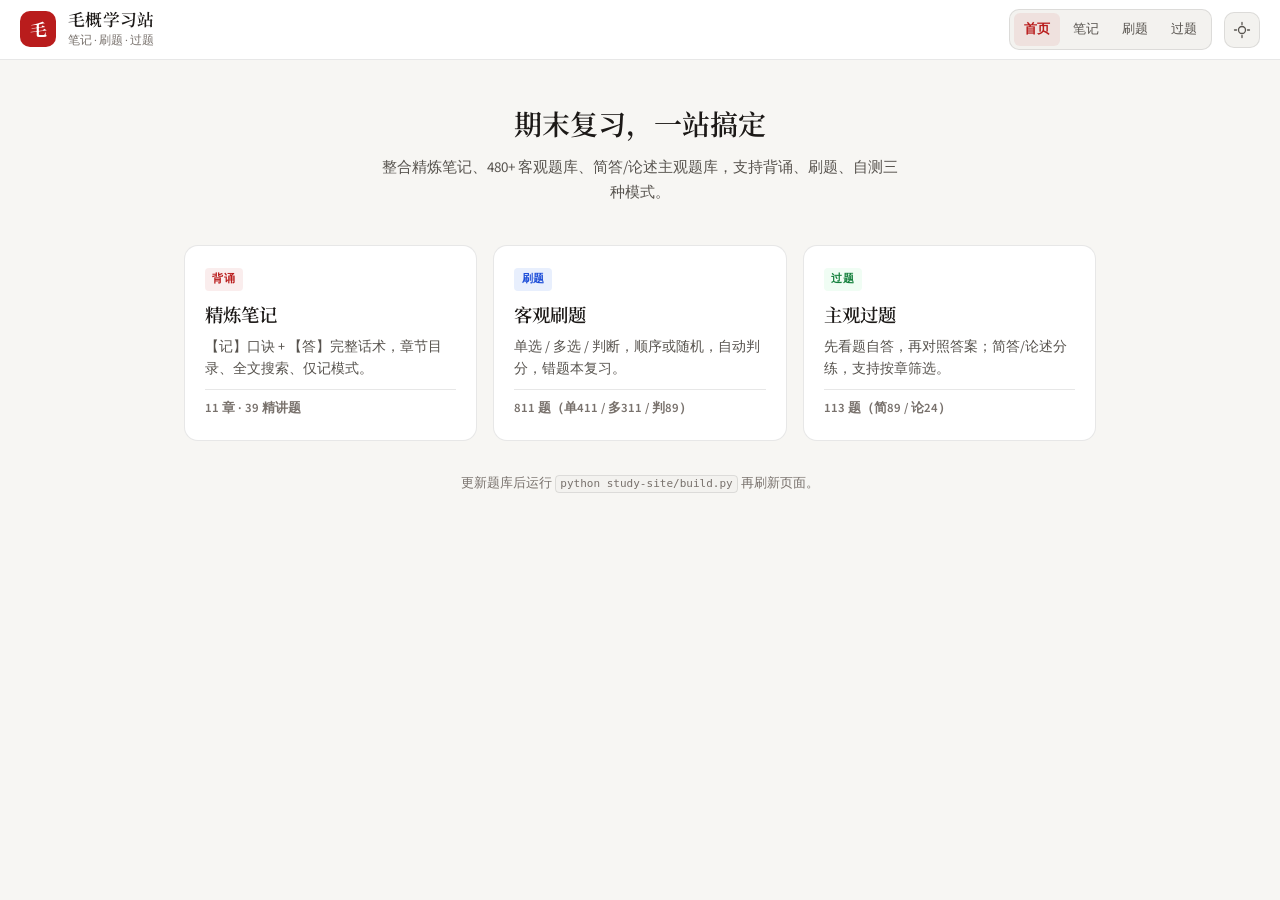
<file: index.html>
<!DOCTYPE html>
<html lang="zh-CN">
<head>
  <meta charset="UTF-8" />
  <meta name="viewport" content="width=device-width, initial-scale=1" />
  <title>毛概学习站</title>
  <link rel="preconnect" href="https://fonts.googleapis.com" />
  <link rel="preconnect" href="https://fonts.gstatic.com" crossorigin />
  <link href="https://fonts.googleapis.com/css2?family=Noto+Serif+SC:wght@500;600;700&family=Source+Sans+3:wght@400;500;600&display=swap" rel="stylesheet" />
  <link rel="stylesheet" href="styles.css" />
</head>
<body data-page="home">
  <header class="topbar topbar-simple">
    <div class="brand">
      <span class="brand-icon" aria-hidden="true">毛</span>
      <div class="brand-text">
        <h1>毛概学习站</h1>
        <p class="subtitle">笔记 · 刷题 · 过题</p>
      </div>
    </div>
    <nav class="site-nav" aria-label="站点导航">
      <a href="index.html" data-page="home">首页</a>
      <a href="notes.html" data-page="notes">笔记</a>
      <a href="quiz.html" data-page="quiz">刷题</a>
      <a href="recall.html" data-page="recall">过题</a>
    </nav>
    <button type="button" class="icon-btn" data-theme-toggle aria-label="切换深浅色主题">
      <svg class="icon-sun" width="18" height="18" viewBox="0 0 18 18" fill="none" aria-hidden="true">
        <circle cx="9" cy="9" r="3.5" stroke="currentColor" stroke-width="1.3"/>
        <path d="M9 1.5v2M9 14.5v2M1.5 9h2M14.5 9h2" stroke="currentColor" stroke-width="1.3" stroke-linecap="round"/>
      </svg>
      <svg class="icon-moon" width="18" height="18" viewBox="0 0 18 18" fill="none" aria-hidden="true">
        <path d="M14.5 10.2A6 6 0 017.8 3.5 6 6 0 1014.5 10.2z" stroke="currentColor" stroke-width="1.3"/>
      </svg>
    </button>
  </header>

  <main class="home-main">
    <section class="home-hero">
      <h2>期末复习，一站搞定</h2>
      <p>整合精炼笔记、480+ 客观题库、简答/论述主观题库，支持背诵、刷题、自测三种模式。</p>
    </section>

    <div class="home-grid" id="homeGrid">
      <a class="home-card" href="notes.html">
        <span class="home-card-tag">背诵</span>
        <h3>精炼笔记</h3>
        <p>【记】口诀 + 【答】完整话术，章节目录、全文搜索、仅记模式。</p>
        <span class="home-card-stat" id="statNotes">—</span>
      </a>
      <a class="home-card" href="quiz.html">
        <span class="home-card-tag tag-quiz">刷题</span>
        <h3>客观刷题</h3>
        <p>单选 / 多选 / 判断，顺序或随机，自动判分，错题本复习。</p>
        <span class="home-card-stat" id="statQuiz">—</span>
      </a>
      <a class="home-card" href="recall.html">
        <span class="home-card-tag tag-recall">过题</span>
        <h3>主观过题</h3>
        <p>先看题自答，再对照答案；简答/论述分练，支持按章筛选。</p>
        <span class="home-card-stat" id="statRecall">—</span>
      </a>
    </div>

    <p class="home-tip">更新题库后运行 <code>python study-site/build.py</code> 再刷新页面。</p>
  </main>

  <script src="data.js"></script>
  <script src="quiz-data.js"></script>
  <script src="shared.js"></script>
  <script>
    (function () {
      const notes = window.STUDY_DATA;
      const quiz = window.QUIZ_DATA;
      if (notes) {
        const q = notes.sections.reduce((n, s) => n + s.questions.length, 0);
        document.getElementById("statNotes").textContent = `${notes.sections.length} 章 · ${q} 精讲题`;
      }
      if (quiz) {
        const s = quiz.stats;
        document.getElementById("statQuiz").textContent =
          `${s.objective} 题（单${s.single} / 多${s.multi} / 判${s.judge}）`;
        document.getElementById("statRecall").textContent =
          `${s.subjective} 题（简${s.short} / 论${s.essay}）`;
      }
    })();
  </script>
</body>
</html>
</file>
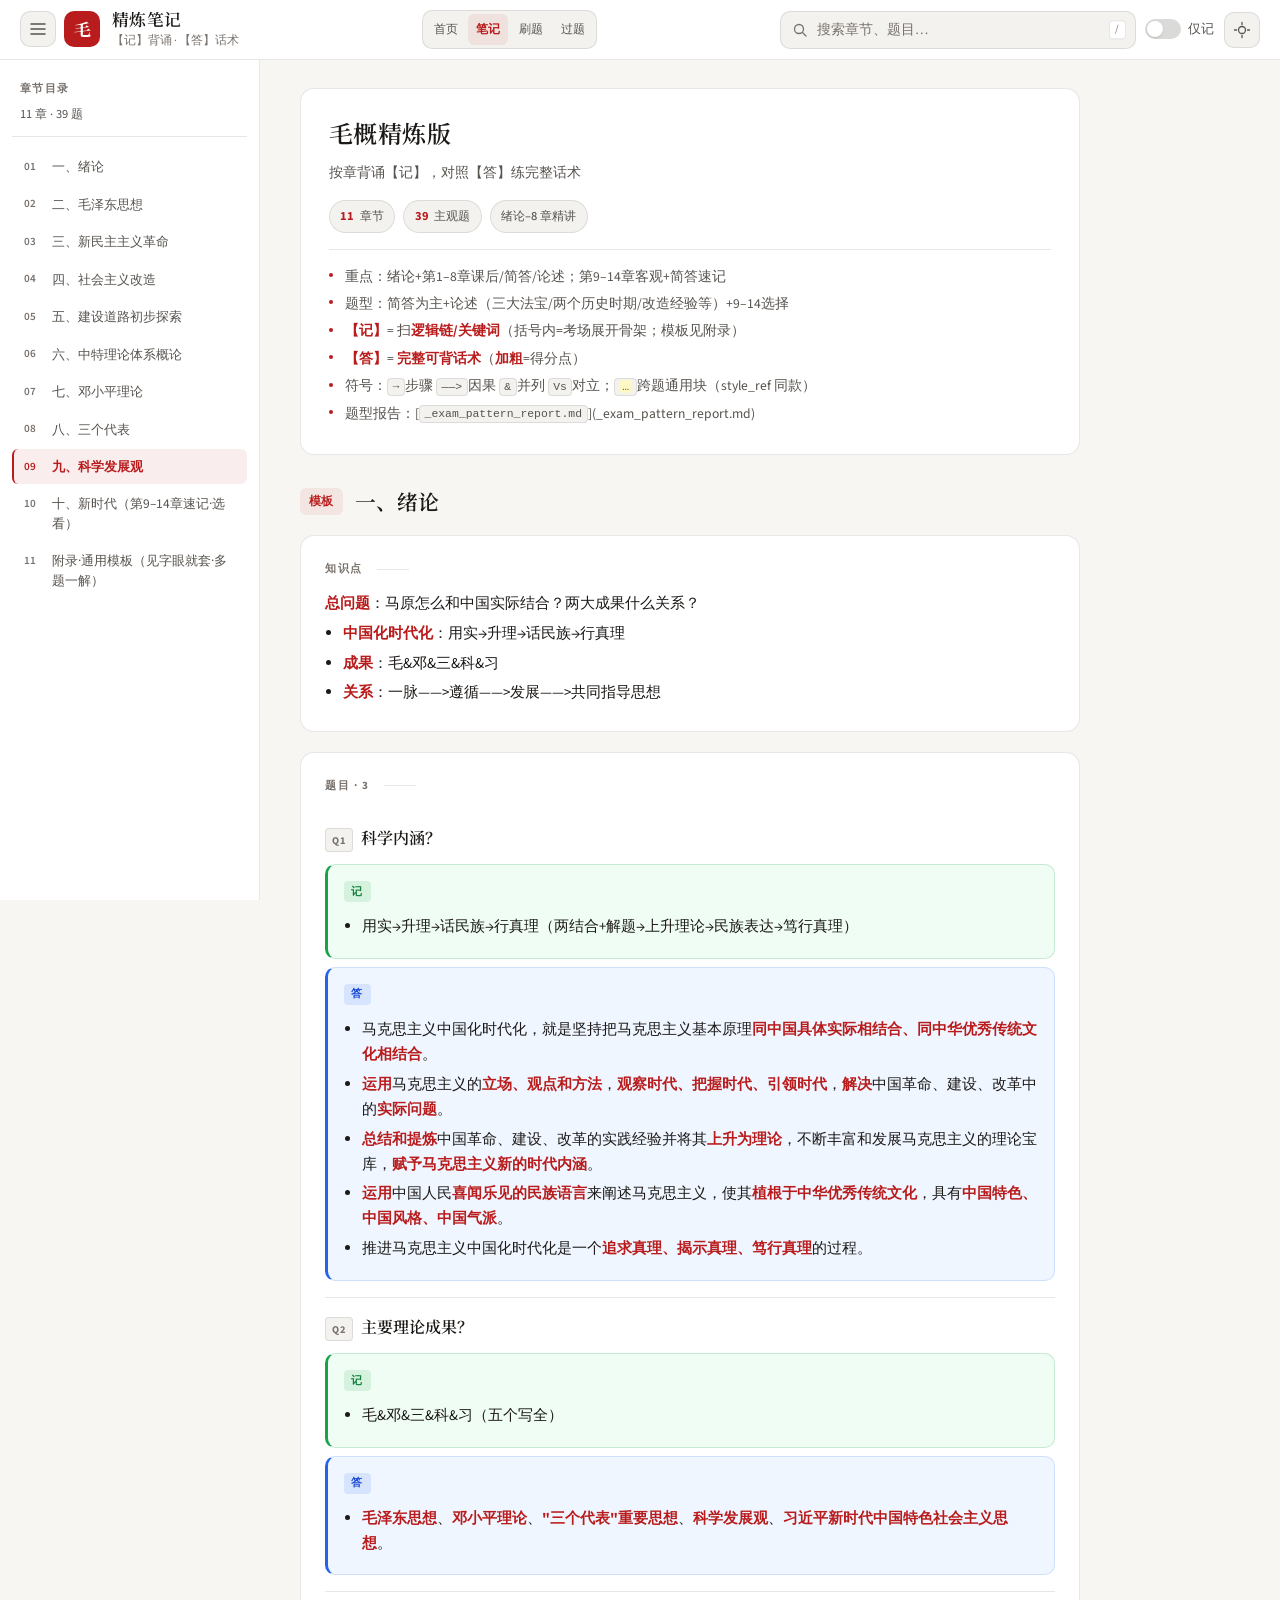
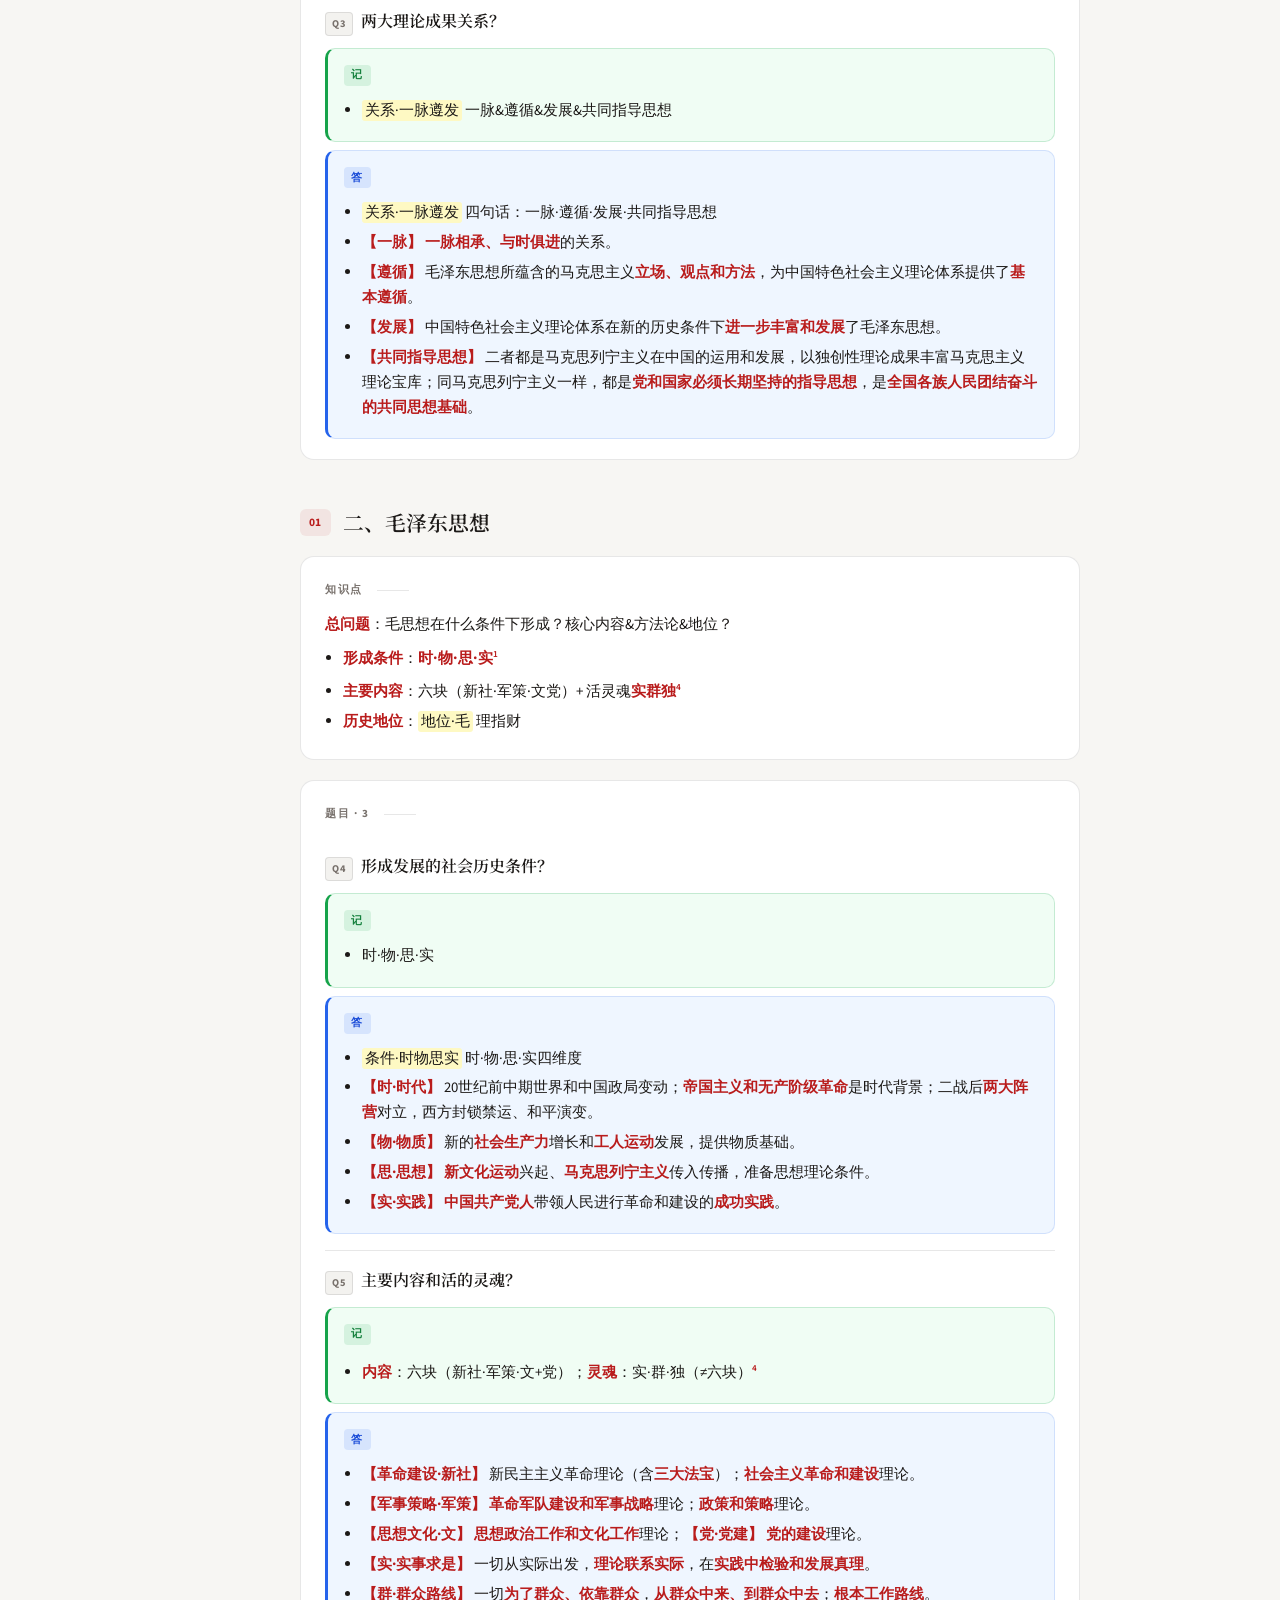
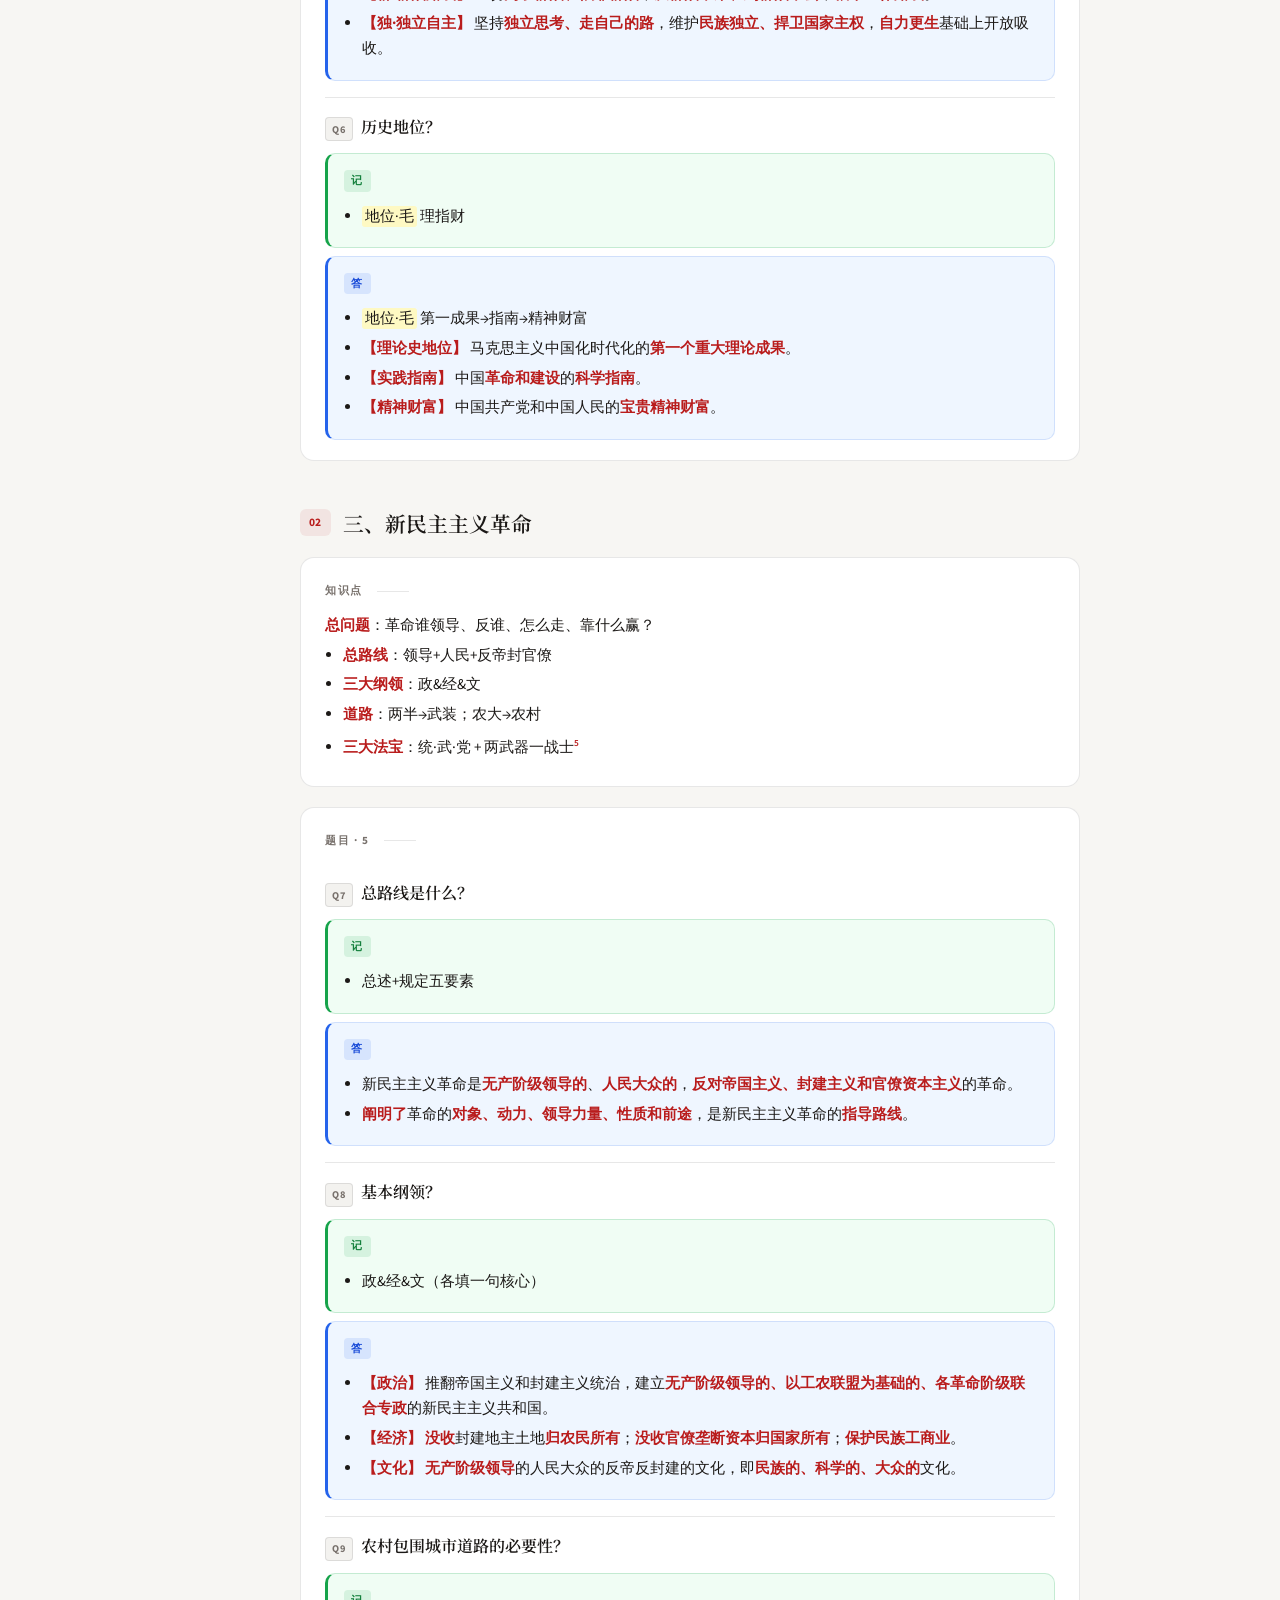
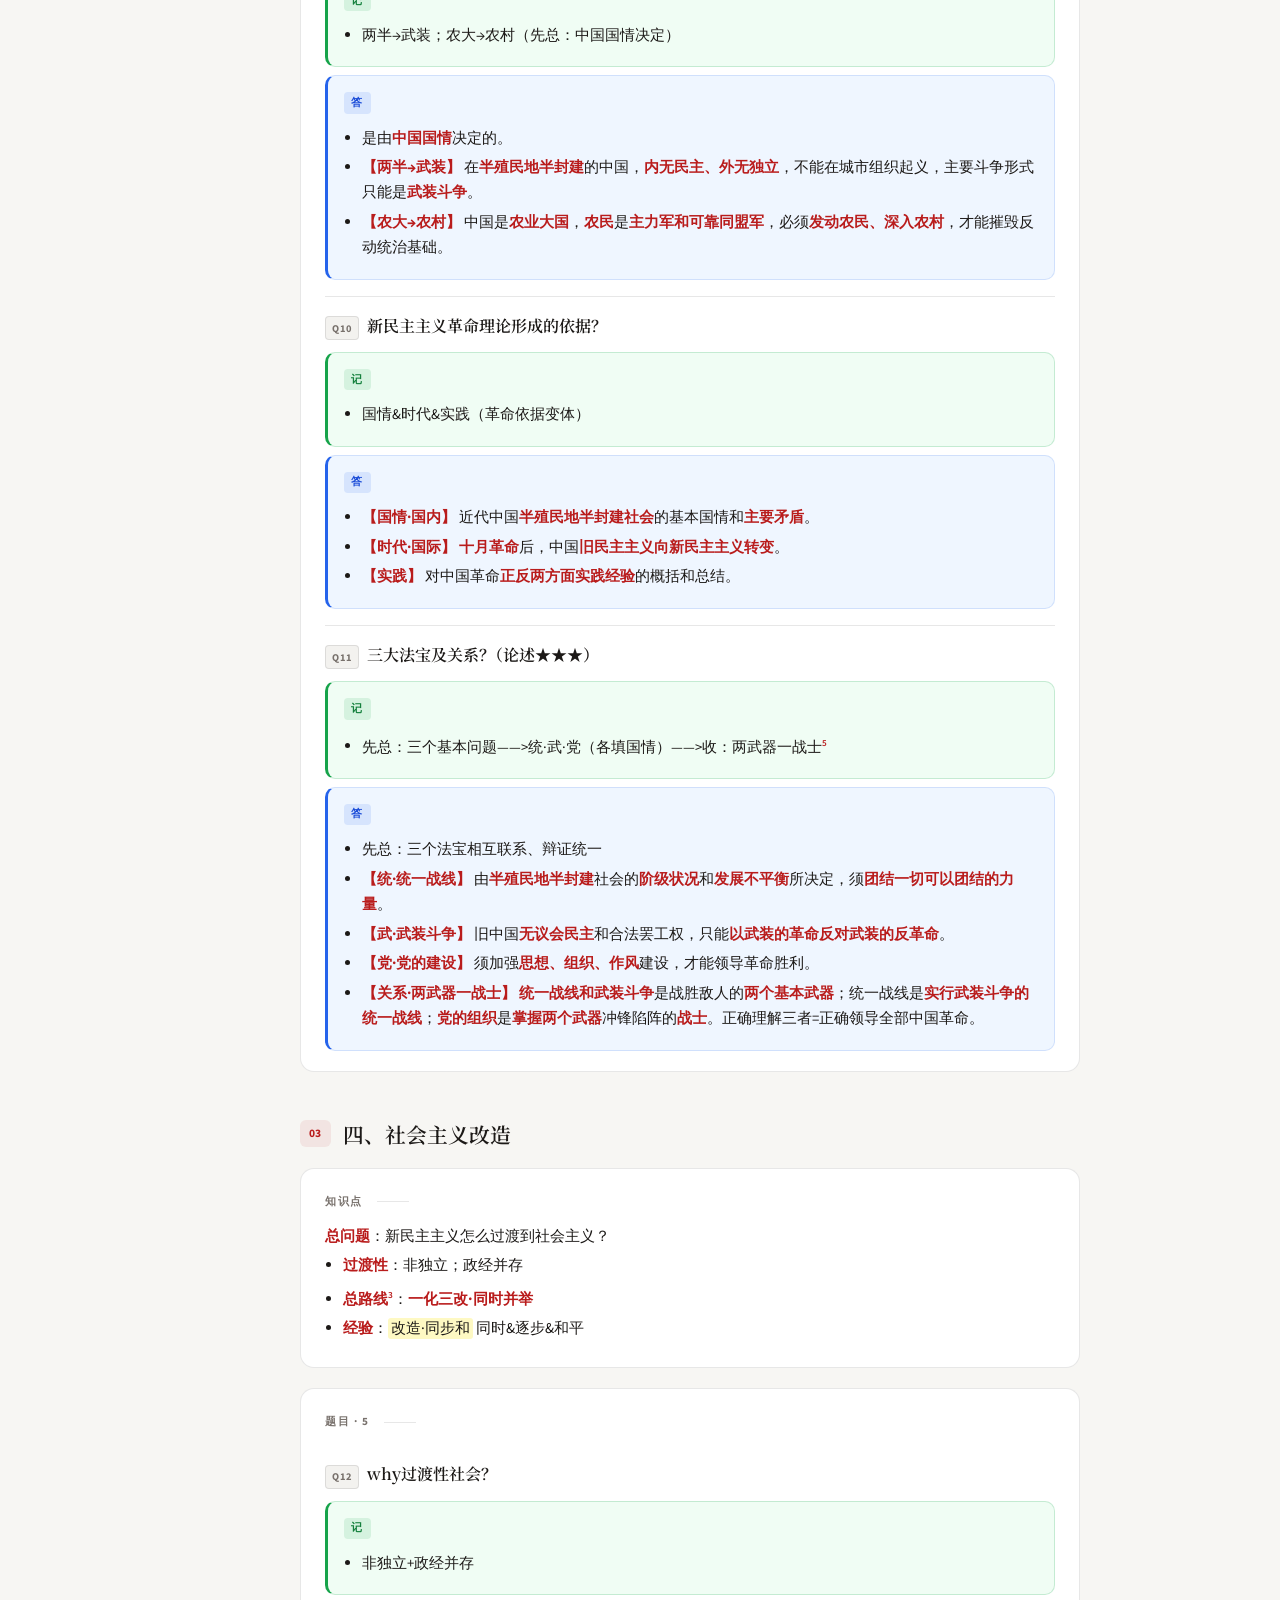
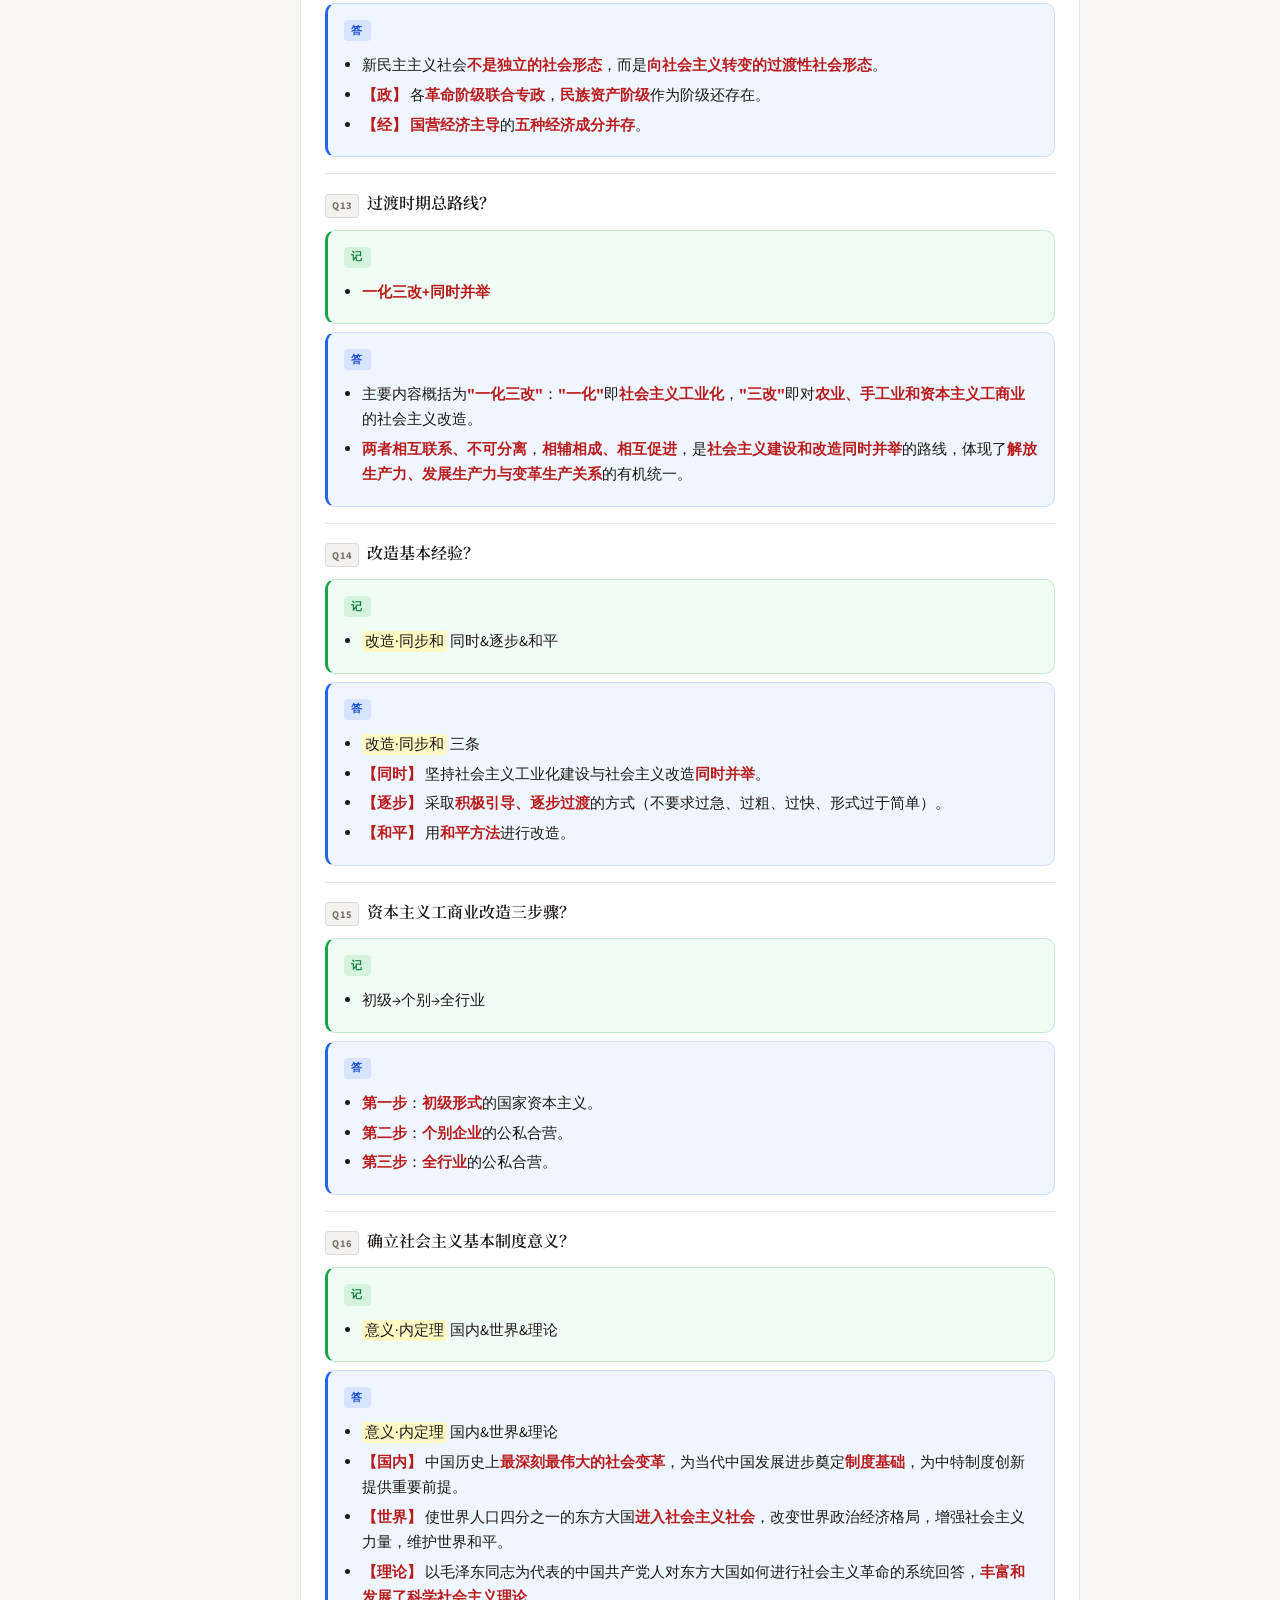
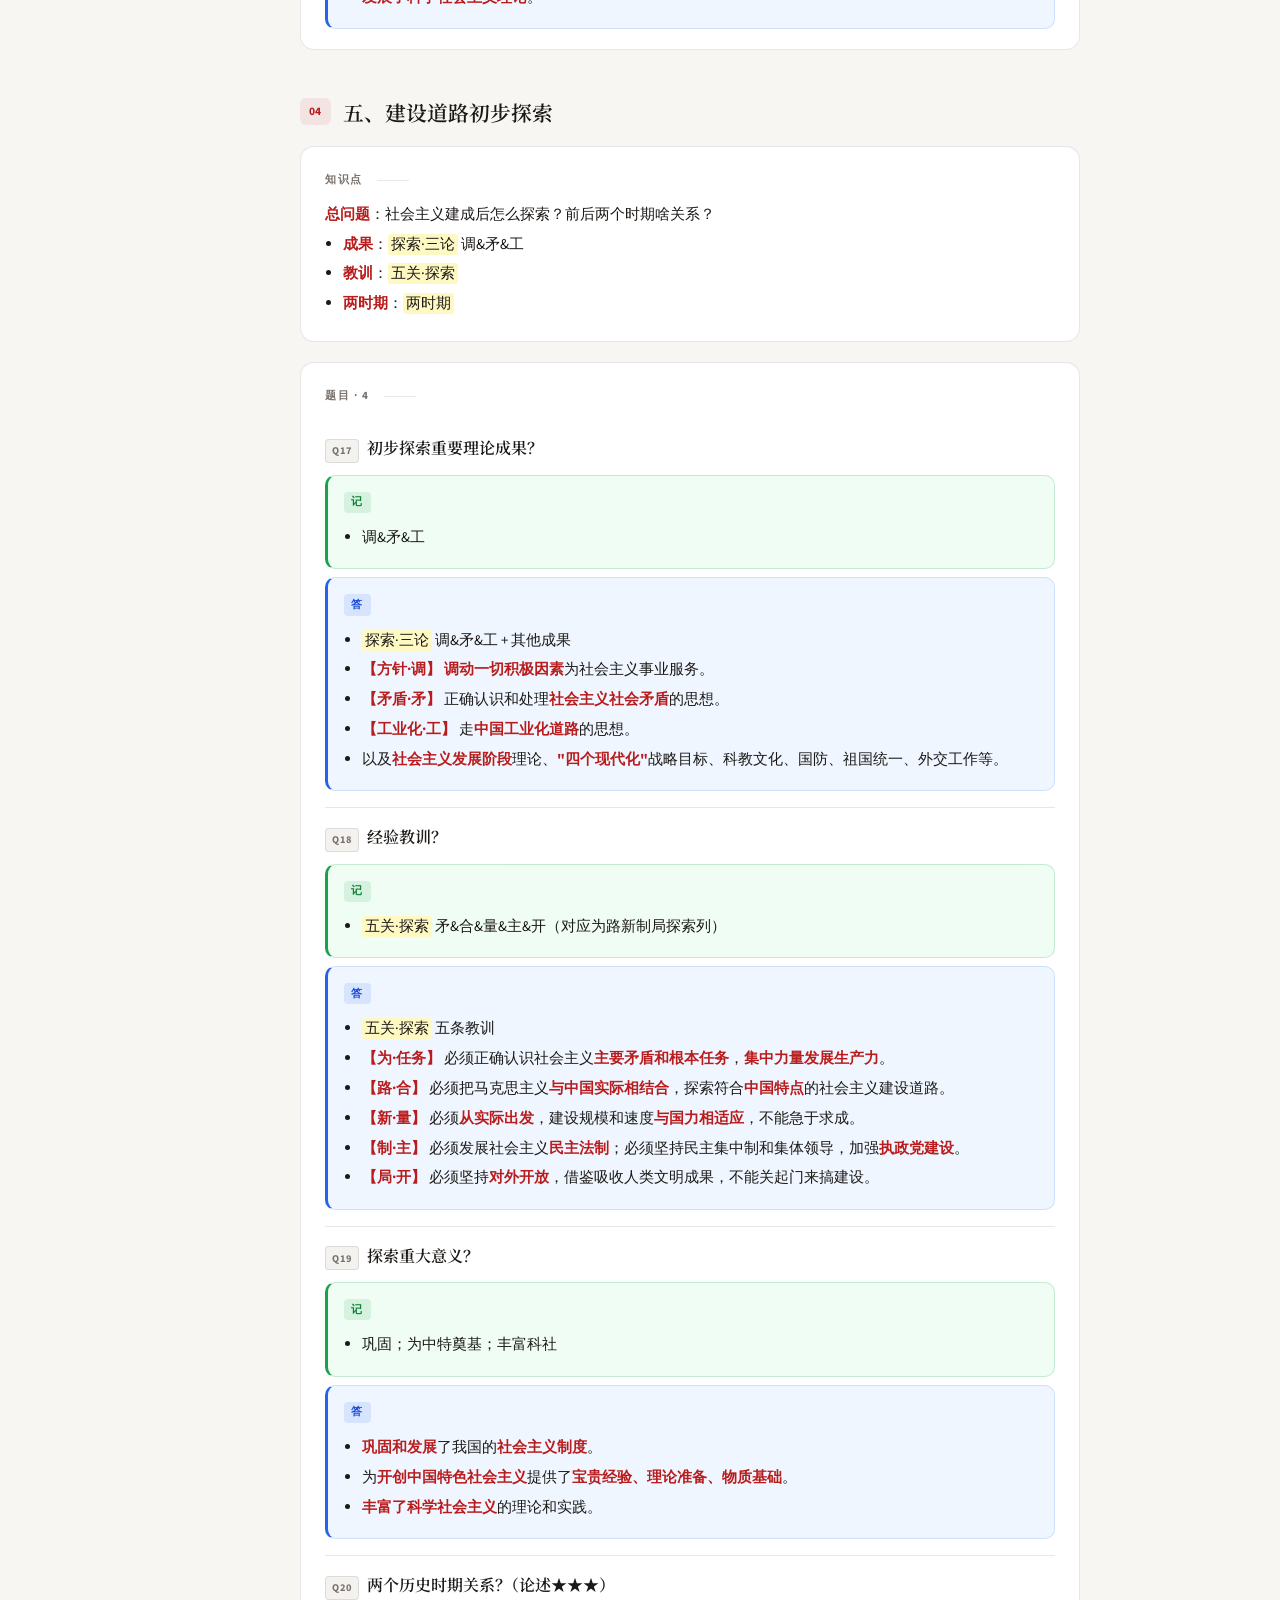
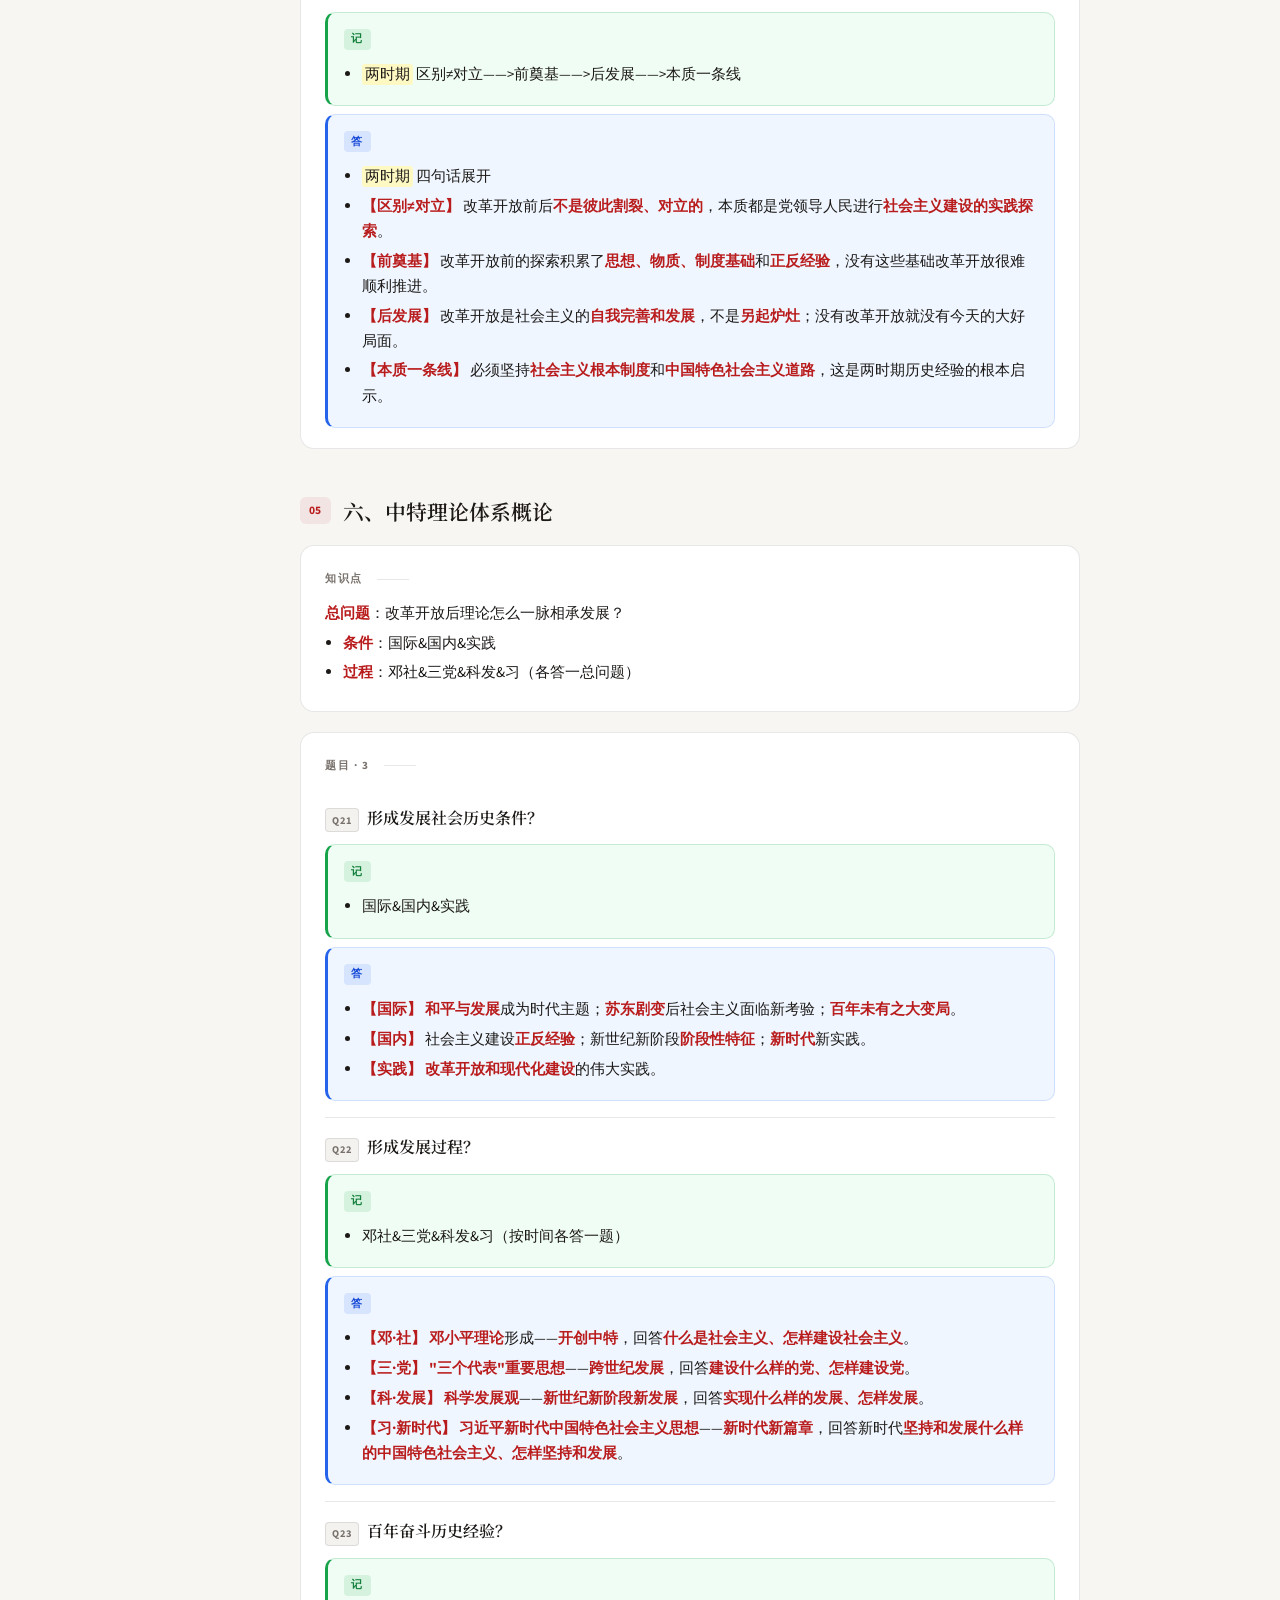
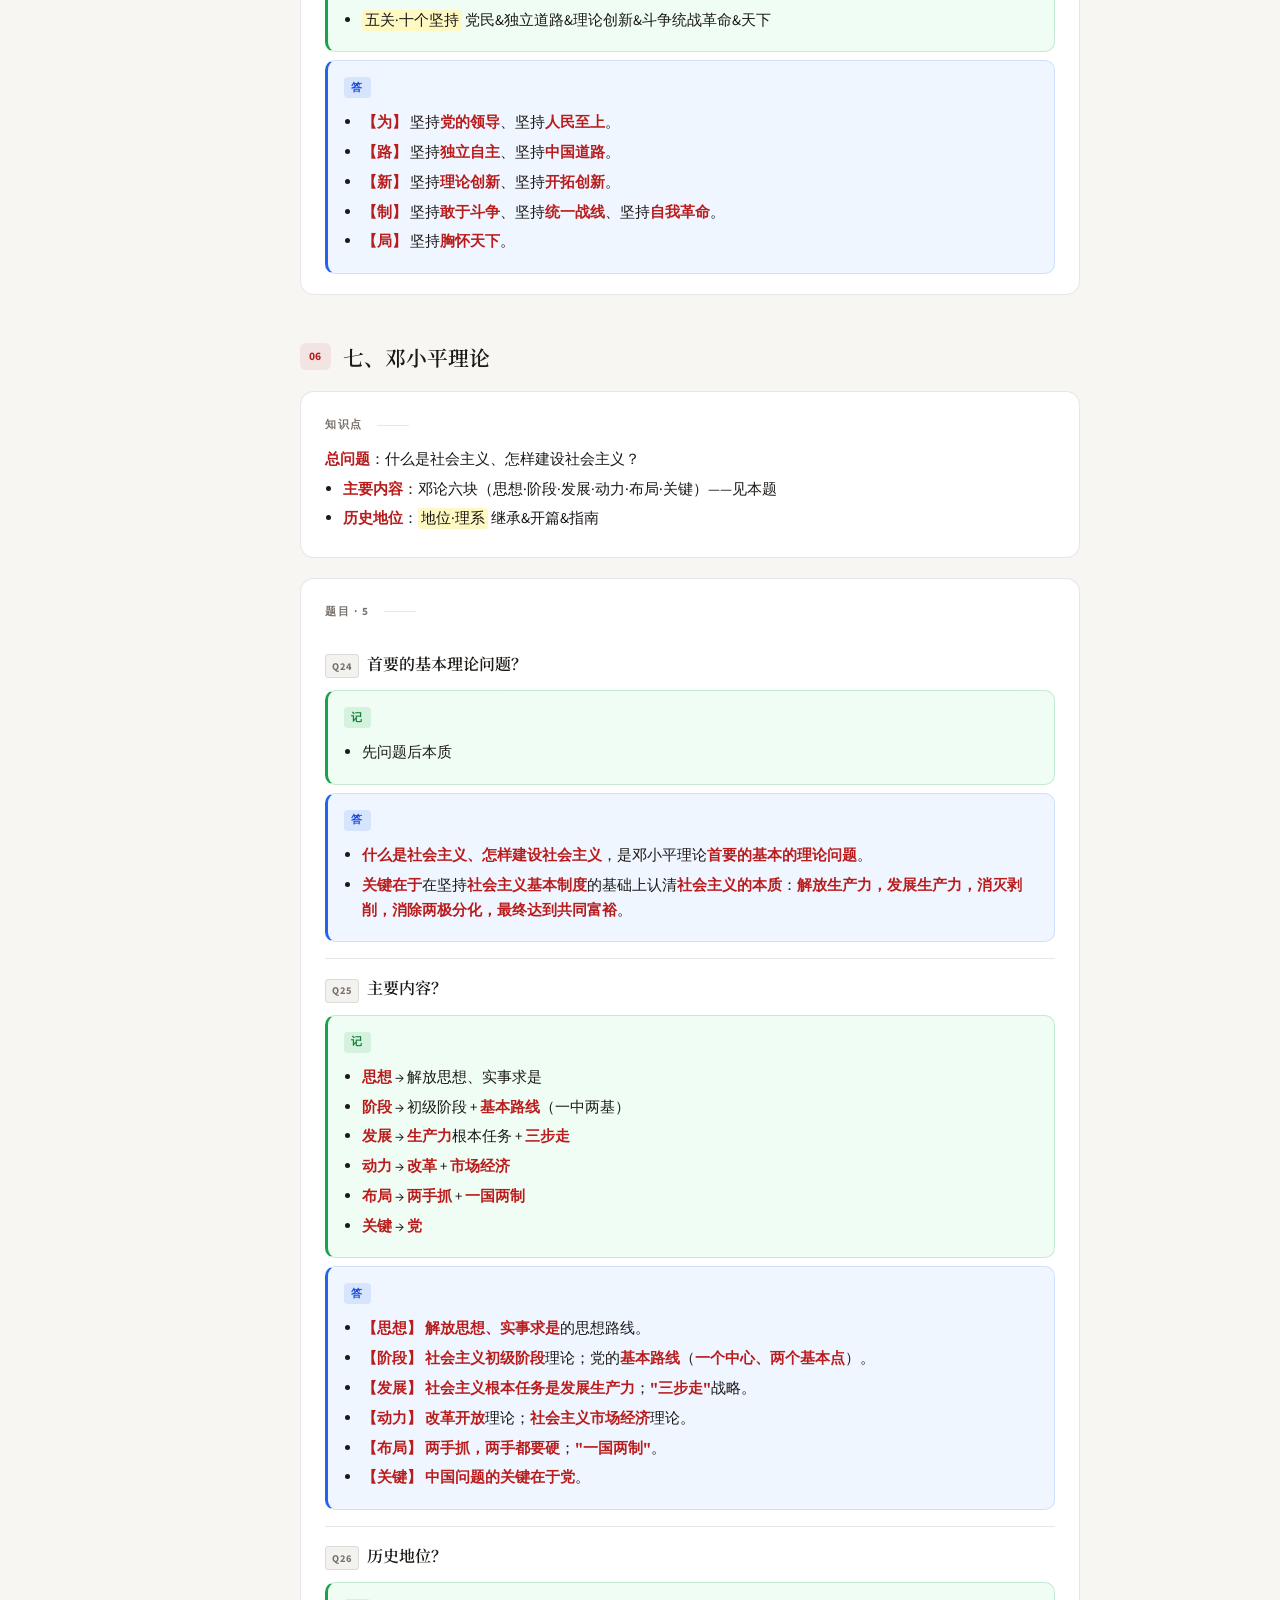
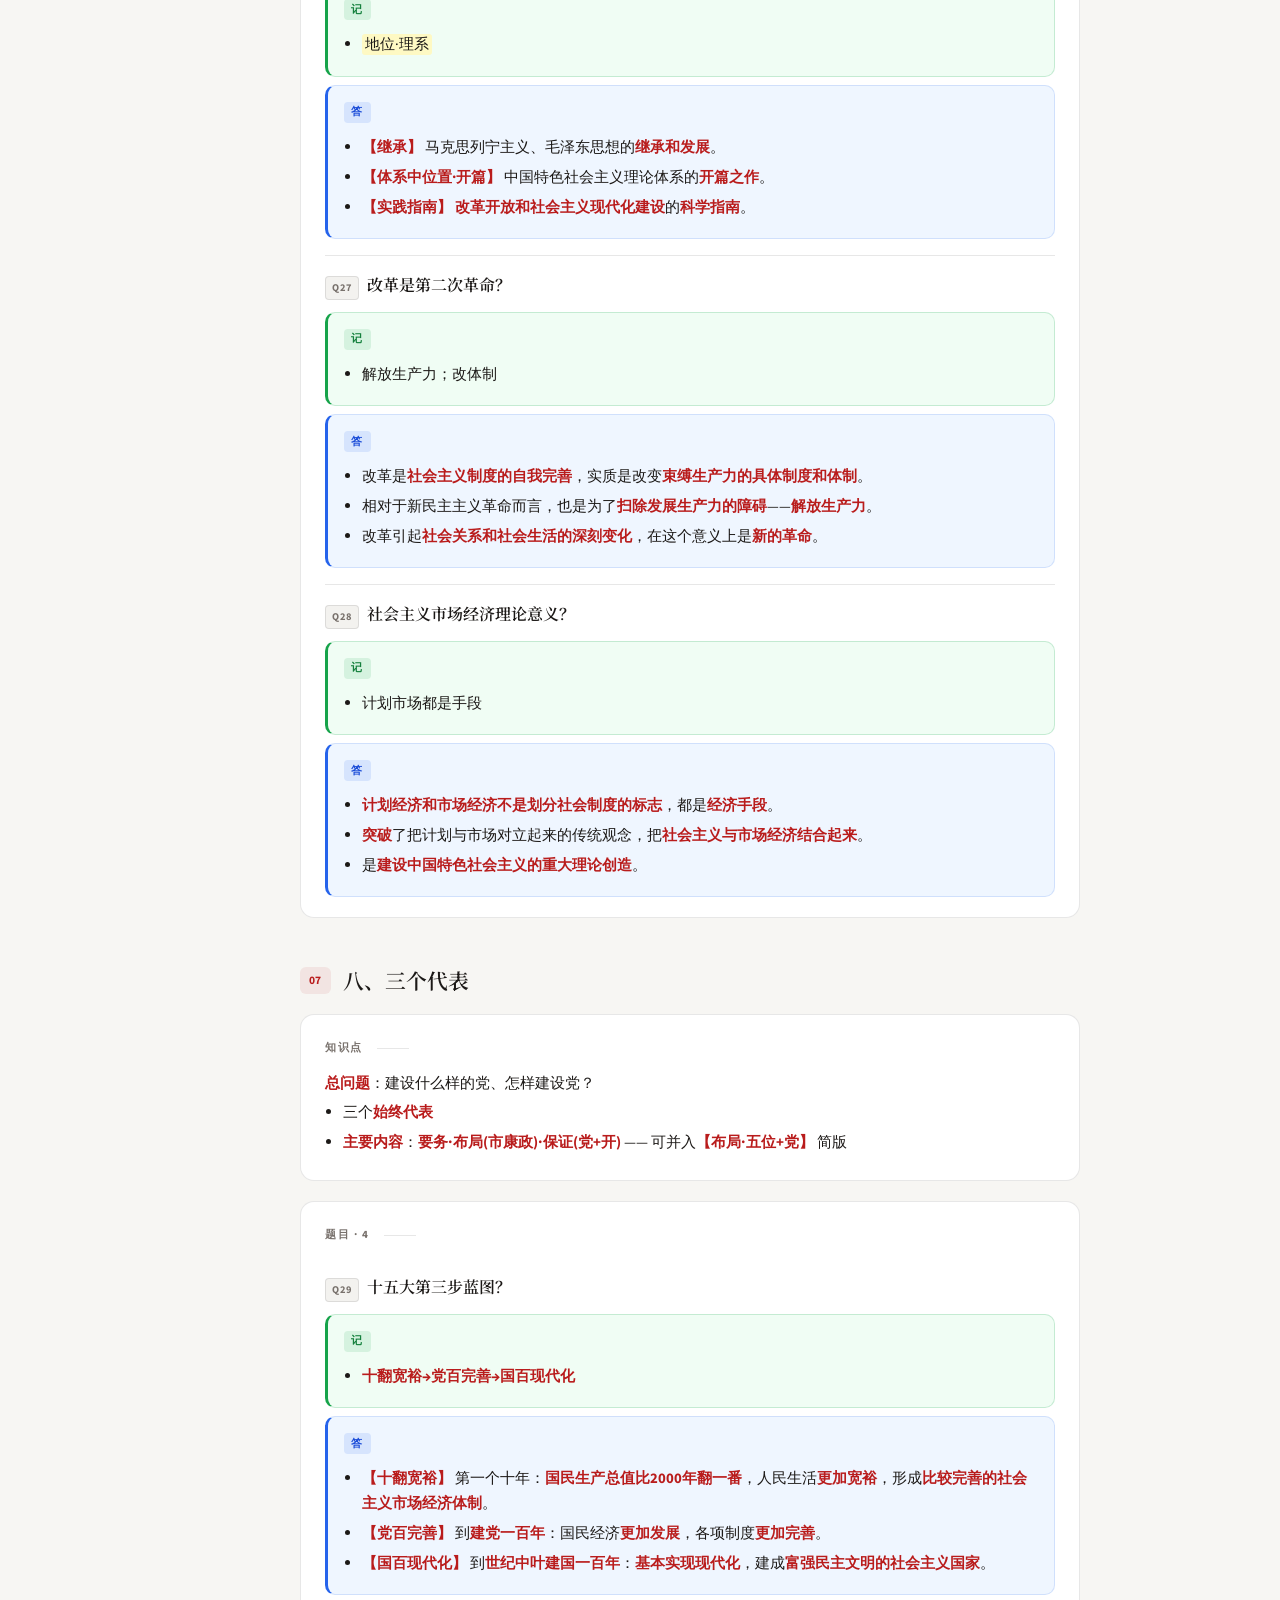
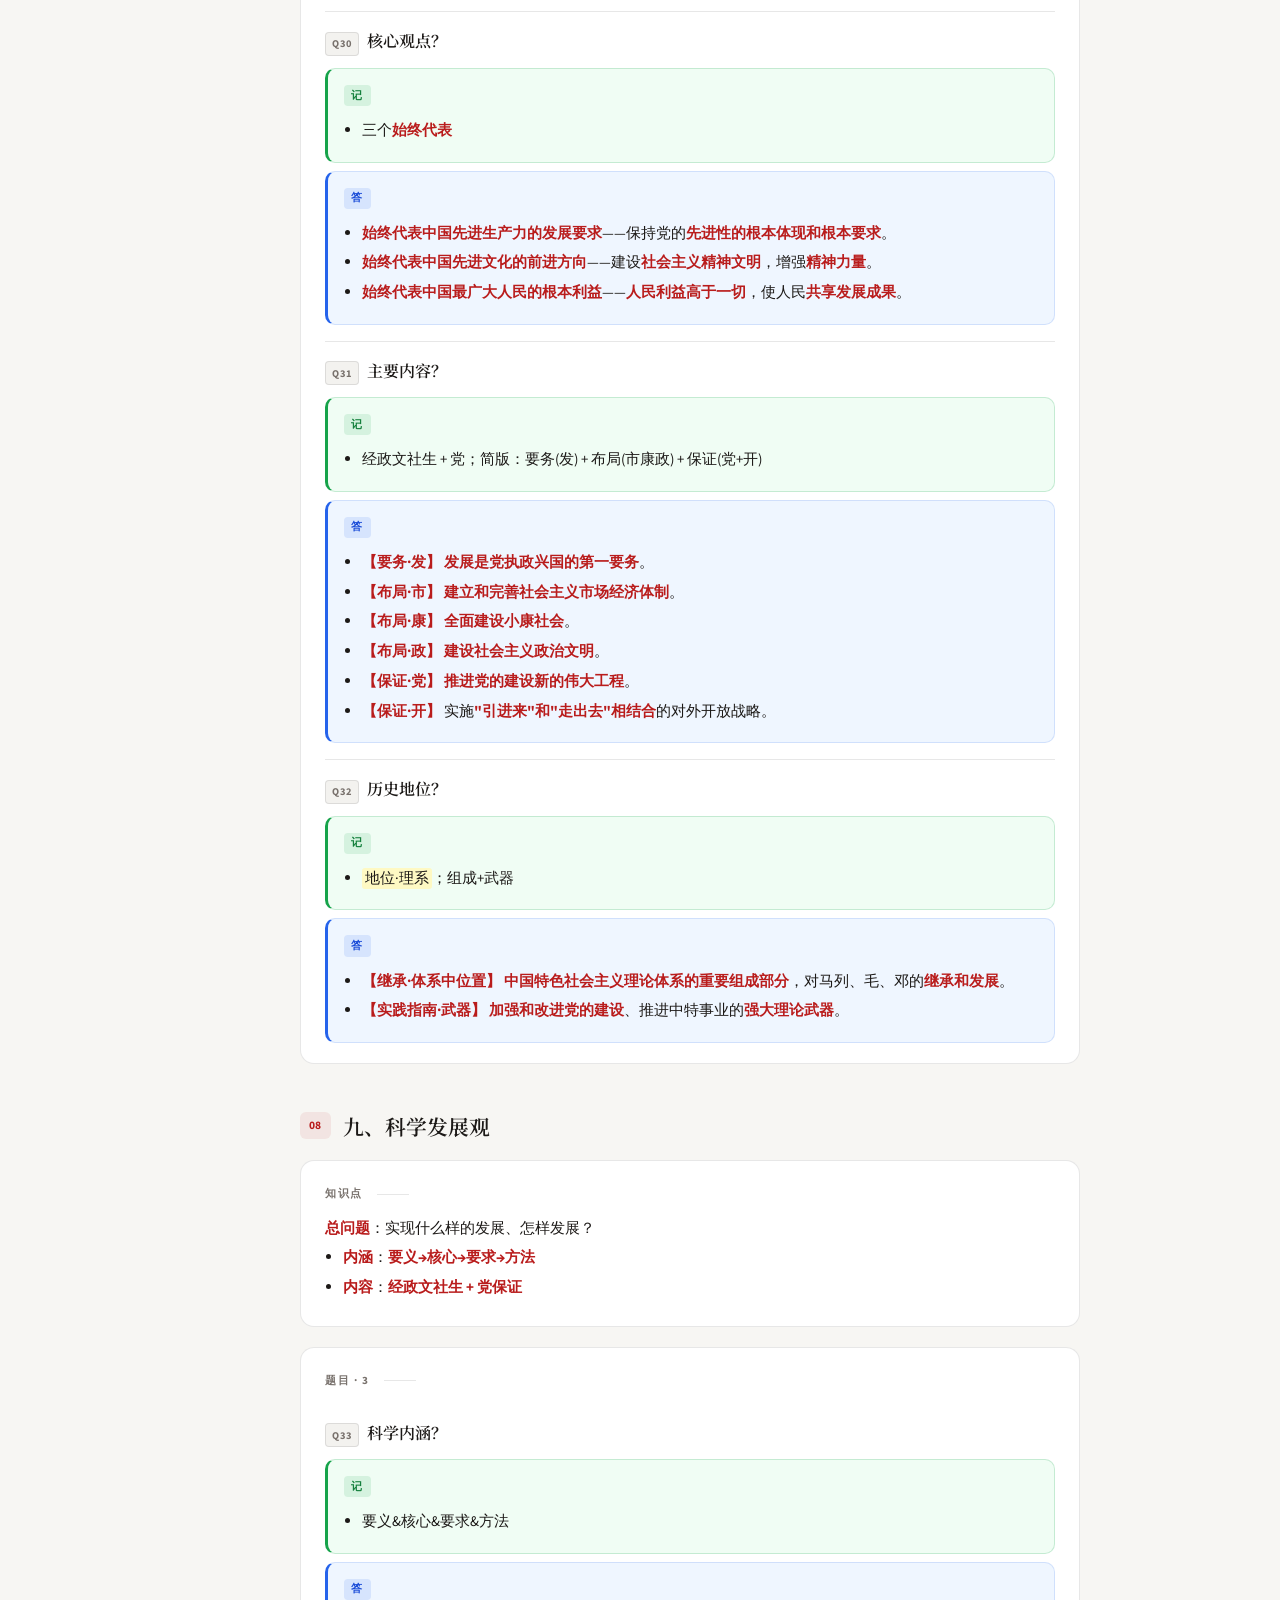
<file: notes.html>
<!DOCTYPE html>
<html lang="zh-CN">
<head>
  <meta charset="UTF-8" />
  <meta name="viewport" content="width=device-width, initial-scale=1" />
  <title>精炼笔记 · 毛概学习站</title>
  <link rel="preconnect" href="https://fonts.googleapis.com" />
  <link rel="preconnect" href="https://fonts.gstatic.com" crossorigin />
  <link href="https://fonts.googleapis.com/css2?family=Noto+Serif+SC:wght@500;600;700&family=Source+Sans+3:wght@400;500;600&display=swap" rel="stylesheet" />
  <link rel="stylesheet" href="styles.css" />
</head>
<body data-page="notes">
  <div class="progress-bar" id="progressBar" aria-hidden="true"></div>

  <header class="topbar">
    <div class="topbar-start">
      <button type="button" class="icon-btn menu-btn" id="menuBtn" aria-label="打开目录" aria-expanded="false">
        <svg width="20" height="20" viewBox="0 0 20 20" fill="none" aria-hidden="true">
          <path d="M3 5h14M3 10h14M3 15h14" stroke="currentColor" stroke-width="1.5" stroke-linecap="round"/>
        </svg>
      </button>
      <div class="brand">
        <span class="brand-icon" aria-hidden="true">毛</span>
        <div class="brand-text">
          <h1>精炼笔记</h1>
          <p class="subtitle">【记】背诵 · 【答】话术</p>
        </div>
      </div>
    </div>

    <nav class="site-nav site-nav-compact" aria-label="站点导航">
      <a href="index.html" data-page="home">首页</a>
      <a href="notes.html" data-page="notes">笔记</a>
      <a href="quiz.html" data-page="quiz">刷题</a>
      <a href="recall.html" data-page="recall">过题</a>
    </nav>

    <div class="controls">
      <div class="search-wrap">
        <svg class="search-icon" width="16" height="16" viewBox="0 0 16 16" fill="none" aria-hidden="true">
          <circle cx="7" cy="7" r="4.5" stroke="currentColor" stroke-width="1.3"/>
          <path d="M10.5 10.5L14 14" stroke="currentColor" stroke-width="1.3" stroke-linecap="round"/>
        </svg>
        <input type="search" id="search" placeholder="搜索章节、题目…" autocomplete="off" />
        <kbd class="search-hint" aria-hidden="true">/</kbd>
      </div>
      <label class="pill-toggle" title="仅显示【记】">
        <input type="checkbox" id="memoOnly" />
        <span class="pill-track"><span class="pill-thumb"></span></span>
        <span class="pill-label">仅记</span>
      </label>
      <button type="button" class="icon-btn" data-theme-toggle aria-label="切换主题">
        <svg class="icon-sun" width="18" height="18" viewBox="0 0 18 18" fill="none" aria-hidden="true">
          <circle cx="9" cy="9" r="3.5" stroke="currentColor" stroke-width="1.3"/>
          <path d="M9 1.5v2M9 14.5v2M1.5 9h2M14.5 9h2" stroke="currentColor" stroke-width="1.3" stroke-linecap="round"/>
        </svg>
        <svg class="icon-moon" width="18" height="18" viewBox="0 0 18 18" fill="none" aria-hidden="true">
          <path d="M14.5 10.2A6 6 0 017.8 3.5 6 6 0 1014.5 10.2z" stroke="currentColor" stroke-width="1.3"/>
        </svg>
      </button>
    </div>
  </header>

  <div class="sidebar-overlay" id="sidebarOverlay" aria-hidden="true"></div>

  <div class="layout">
    <aside class="sidebar" id="sidebar">
      <div class="sidebar-head">
        <p class="nav-label">章节目录</p>
        <p class="nav-stats" id="navStats"></p>
      </div>
      <ul id="navList"></ul>
    </aside>

    <main class="content" id="main">
      <section class="hero" id="hero"></section>
      <div id="sections"></div>
      <footer class="footnotes" id="footnotes"></footer>
    </main>
  </div>

  <button type="button" class="fab" id="fab" aria-label="回到顶部">
    <svg width="18" height="18" viewBox="0 0 18 18" fill="none" aria-hidden="true">
      <path d="M9 14V4M9 4L5 8M9 4l4 4" stroke="currentColor" stroke-width="1.5" stroke-linecap="round" stroke-linejoin="round"/>
    </svg>
  </button>

  <script src="data.js"></script>
  <script src="shared.js"></script>
  <script src="app.js"></script>
</body>
</html>
</file>
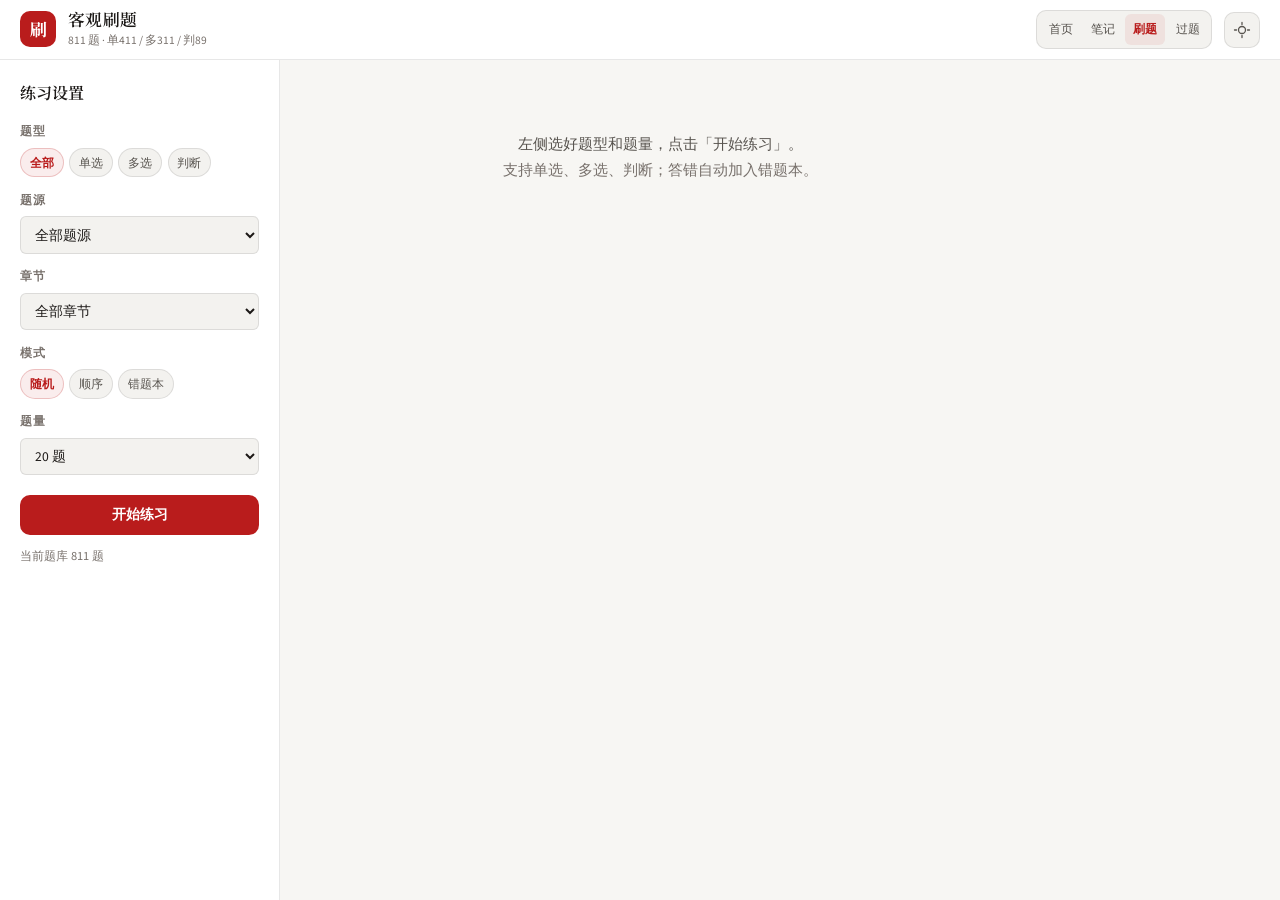
<file: quiz.html>
<!DOCTYPE html>
<html lang="zh-CN">
<head>
  <meta charset="UTF-8" />
  <meta name="viewport" content="width=device-width, initial-scale=1" />
  <title>客观刷题 · 毛概学习站</title>
  <link rel="preconnect" href="https://fonts.googleapis.com" />
  <link rel="preconnect" href="https://fonts.gstatic.com" crossorigin />
  <link href="https://fonts.googleapis.com/css2?family=Noto+Serif+SC:wght@500;600;700&family=Source+Sans+3:wght@400;500;600&display=swap" rel="stylesheet" />
  <link rel="stylesheet" href="styles.css" />
</head>
<body data-page="quiz">
  <header class="topbar topbar-simple">
    <div class="brand">
      <span class="brand-icon" aria-hidden="true">刷</span>
      <div class="brand-text">
        <h1>客观刷题</h1>
        <p class="subtitle" id="quizSubtitle">加载中…</p>
      </div>
    </div>
    <nav class="site-nav site-nav-compact" aria-label="站点导航">
      <a href="index.html" data-page="home">首页</a>
      <a href="notes.html" data-page="notes">笔记</a>
      <a href="quiz.html" data-page="quiz">刷题</a>
      <a href="recall.html" data-page="recall">过题</a>
    </nav>
    <button type="button" class="icon-btn" data-theme-toggle aria-label="切换主题">
      <svg class="icon-sun" width="18" height="18" viewBox="0 0 18 18" fill="none" aria-hidden="true">
        <circle cx="9" cy="9" r="3.5" stroke="currentColor" stroke-width="1.3"/>
        <path d="M9 1.5v2M9 14.5v2M1.5 9h2M14.5 9h2" stroke="currentColor" stroke-width="1.3" stroke-linecap="round"/>
      </svg>
      <svg class="icon-moon" width="18" height="18" viewBox="0 0 18 18" fill="none" aria-hidden="true">
        <path d="M14.5 10.2A6 6 0 017.8 3.5 6 6 0 1014.5 10.2z" stroke="currentColor" stroke-width="1.3"/>
      </svg>
    </button>
  </header>

  <main class="quiz-main">
    <aside class="quiz-panel" id="quizPanel">
      <h2 class="panel-title">练习设置</h2>

      <label class="field-label">题型</label>
      <div class="chip-row" id="typeChips">
        <button type="button" class="chip active" data-type="all">全部</button>
        <button type="button" class="chip" data-type="single">单选</button>
        <button type="button" class="chip" data-type="multi">多选</button>
        <button type="button" class="chip" data-type="judge">判断</button>
      </div>

      <label class="field-label">题源</label>
      <select class="field-select" id="sourceFilter">
        <option value="all">全部题源</option>
      </select>

      <label class="field-label">章节</label>
      <select class="field-select" id="chapterFilter">
        <option value="all">全部章节</option>
      </select>

      <label class="field-label">模式</label>
      <div class="chip-row">
        <button type="button" class="chip active" data-mode="random">随机</button>
        <button type="button" class="chip" data-mode="seq">顺序</button>
        <button type="button" class="chip" data-mode="wrong">错题本</button>
      </div>

      <label class="field-label">题量</label>
      <select class="field-select" id="countSelect">
        <option value="10">10 题</option>
        <option value="20" selected>20 题</option>
        <option value="50">50 题</option>
        <option value="all">全部</option>
      </select>

      <button type="button" class="btn-primary" id="startBtn">开始练习</button>
      <p class="panel-hint" id="poolHint"></p>
    </aside>

    <section class="quiz-stage" id="quizStage">
      <div class="quiz-empty" id="quizEmpty">
        <p>左侧选好题型和题量，点击「开始练习」。</p>
        <p class="muted">支持单选、多选、判断；答错自动加入错题本。</p>
      </div>

      <div class="quiz-session hidden" id="quizSession">
        <div class="session-head">
          <div class="session-progress">
            <span id="progressText">1 / 20</span>
            <div class="progress-track"><div class="progress-fill" id="progressFill"></div></div>
          </div>
          <div class="session-score">正确 <strong id="scoreText">0</strong></div>
        </div>

        <article class="quiz-card" id="quizCard"></article>

        <div class="quiz-actions" id="quizActions"></div>
      </div>

      <div class="quiz-result hidden" id="quizResult">
        <h2>练习完成</h2>
        <p class="result-score" id="resultScore"></p>
        <p class="result-detail" id="resultDetail"></p>
        <div class="result-actions">
          <button type="button" class="btn-primary" id="retryWrongBtn">只刷错题</button>
          <button type="button" class="btn-secondary" id="retryBtn">再来一组</button>
        </div>
      </div>
    </section>
  </main>

  <script src="quiz-data.js"></script>
  <script src="shared.js"></script>
  <script src="quiz.js"></script>
</body>
</html>
</file>
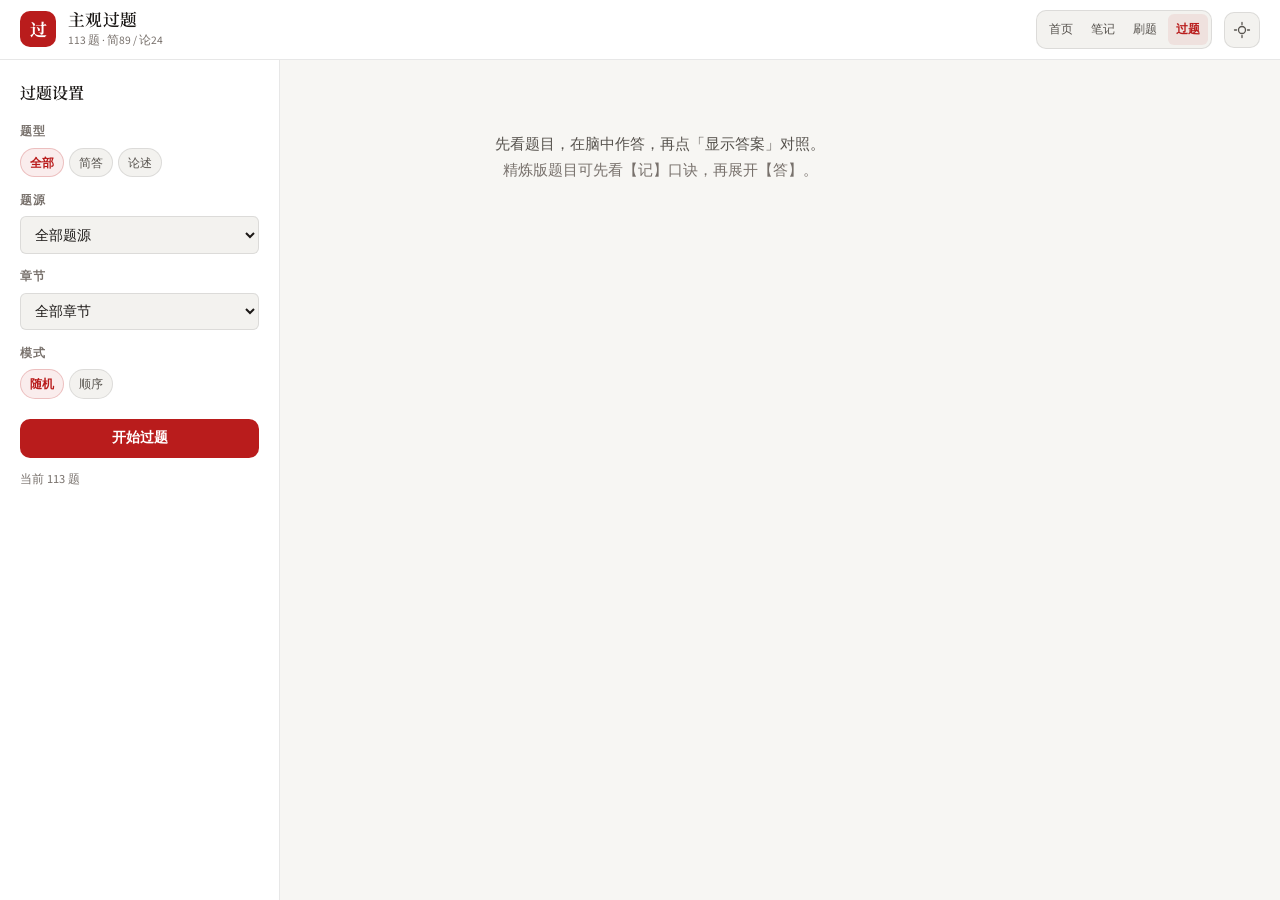
<file: recall.html>
<!DOCTYPE html>
<html lang="zh-CN">
<head>
  <meta charset="UTF-8" />
  <meta name="viewport" content="width=device-width, initial-scale=1" />
  <title>主观过题 · 毛概学习站</title>
  <link rel="preconnect" href="https://fonts.googleapis.com" />
  <link rel="preconnect" href="https://fonts.gstatic.com" crossorigin />
  <link href="https://fonts.googleapis.com/css2?family=Noto+Serif+SC:wght@500;600;700&family=Source+Sans+3:wght@400;500;600&display=swap" rel="stylesheet" />
  <link rel="stylesheet" href="styles.css" />
</head>
<body data-page="recall">
  <header class="topbar topbar-simple">
    <div class="brand">
      <span class="brand-icon" aria-hidden="true">过</span>
      <div class="brand-text">
        <h1>主观过题</h1>
        <p class="subtitle" id="recallSubtitle">加载中…</p>
      </div>
    </div>
    <nav class="site-nav site-nav-compact" aria-label="站点导航">
      <a href="index.html" data-page="home">首页</a>
      <a href="notes.html" data-page="notes">笔记</a>
      <a href="quiz.html" data-page="quiz">刷题</a>
      <a href="recall.html" data-page="recall">过题</a>
    </nav>
    <button type="button" class="icon-btn" data-theme-toggle aria-label="切换主题">
      <svg class="icon-sun" width="18" height="18" viewBox="0 0 18 18" fill="none" aria-hidden="true">
        <circle cx="9" cy="9" r="3.5" stroke="currentColor" stroke-width="1.3"/>
        <path d="M9 1.5v2M9 14.5v2M1.5 9h2M14.5 9h2" stroke="currentColor" stroke-width="1.3" stroke-linecap="round"/>
      </svg>
      <svg class="icon-moon" width="18" height="18" viewBox="0 0 18 18" fill="none" aria-hidden="true">
        <path d="M14.5 10.2A6 6 0 017.8 3.5 6 6 0 1014.5 10.2z" stroke="currentColor" stroke-width="1.3"/>
      </svg>
    </button>
  </header>

  <main class="quiz-main">
    <aside class="quiz-panel" id="recallPanel">
      <h2 class="panel-title">过题设置</h2>

      <label class="field-label">题型</label>
      <div class="chip-row" id="typeChips">
        <button type="button" class="chip active" data-type="all">全部</button>
        <button type="button" class="chip" data-type="short">简答</button>
        <button type="button" class="chip" data-type="essay">论述</button>
      </div>

      <label class="field-label">题源</label>
      <select class="field-select" id="sourceFilter">
        <option value="all">全部题源</option>
      </select>

      <label class="field-label">章节</label>
      <select class="field-select" id="chapterFilter">
        <option value="all">全部章节</option>
      </select>

      <label class="field-label">模式</label>
      <div class="chip-row">
        <button type="button" class="chip active" data-mode="random">随机</button>
        <button type="button" class="chip" data-mode="seq">顺序</button>
      </div>

      <button type="button" class="btn-primary" id="startBtn">开始过题</button>
      <p class="panel-hint" id="poolHint"></p>
    </aside>

    <section class="quiz-stage" id="recallStage">
      <div class="quiz-empty" id="recallEmpty">
        <p>先看题目，在脑中作答，再点「显示答案」对照。</p>
        <p class="muted">精炼版题目可先看【记】口诀，再展开【答】。</p>
      </div>

      <div class="quiz-session hidden" id="recallSession">
        <div class="session-head">
          <div class="session-progress">
            <span id="progressText">1 / 10</span>
            <div class="progress-track"><div class="progress-fill" id="progressFill"></div></div>
          </div>
          <span class="session-meta" id="qMeta"></span>
        </div>

        <article class="recall-card" id="recallCard"></article>

        <div class="recall-actions" id="recallActions">
          <button type="button" class="btn-secondary hidden" id="showMemoBtn">显示【记】</button>
          <button type="button" class="btn-primary" id="showAnswerBtn">显示答案</button>
          <div class="recall-nav hidden" id="recallNav">
            <button type="button" class="btn-ghost" id="prevBtn">上一题</button>
            <button type="button" class="btn-secondary" id="hardBtn">还不太会</button>
            <button type="button" class="btn-primary" id="easyBtn">会了，下一题</button>
          </div>
        </div>
      </div>
    </section>
  </main>

  <script src="quiz-data.js"></script>
  <script src="shared.js"></script>
  <script src="recall.js"></script>
</body>
</html>
</file>
<file: styles.css>
/* Design tokens — flat, readable, Canvas-inspired */
:root {
  --bg: #f7f6f3;
  --surface: #ffffff;
  --surface-2: #f3f2ef;
  --text: #1c1917;
  --text-secondary: #57534e;
  --text-tertiary: #78716c;
  --border: rgba(28, 25, 23, 0.1);
  --border-strong: rgba(28, 25, 23, 0.16);
  --accent: #b91c1c;
  --accent-hover: #991b1b;
  --accent-soft: rgba(185, 28, 28, 0.08);
  --accent-ring: rgba(185, 28, 28, 0.22);
  --memo-bg: #f0fdf4;
  --memo-border: #16a34a;
  --memo-label: #15803d;
  --answer-bg: #eff6ff;
  --answer-border: #2563eb;
  --answer-label: #1d4ed8;
  --hl: #fef9c3;
  --search-hit: #fde047;
  --focus: #2563eb;
  --sidebar-w: 260px;
  --top-h: 60px;
  --radius-sm: 6px;
  --radius-md: 10px;
  --radius-lg: 14px;
  --font-ui: "Source Sans 3", "PingFang SC", "Microsoft YaHei", sans-serif;
  --font-serif: "Noto Serif SC", "Songti SC", "SimSun", serif;
}

[data-theme="dark"] {
  --bg: #141414;
  --surface: #1a1a1a;
  --surface-2: #222222;
  --text: #e4e4e4;
  --text-secondary: rgba(228, 228, 228, 0.72);
  --text-tertiary: rgba(228, 228, 228, 0.48);
  --border: rgba(228, 228, 228, 0.12);
  --border-strong: rgba(228, 228, 228, 0.2);
  --accent: #f87171;
  --accent-hover: #fca5a5;
  --accent-soft: rgba(248, 113, 113, 0.12);
  --accent-ring: rgba(248, 113, 113, 0.28);
  --memo-bg: rgba(34, 197, 94, 0.1);
  --memo-border: #4ade80;
  --memo-label: #86efac;
  --answer-bg: rgba(59, 130, 246, 0.12);
  --answer-border: #60a5fa;
  --answer-label: #93c5fd;
  --hl: rgba(250, 204, 21, 0.18);
  --search-hit: rgba(253, 224, 71, 0.35);
  --focus: #599ce7;
}

*, *::before, *::after { box-sizing: border-box; margin: 0; padding: 0; }

html {
  scroll-behavior: smooth;
  -webkit-font-smoothing: antialiased;
}

body {
  background: var(--bg);
  color: var(--text);
  font-family: var(--font-ui);
  font-size: 15px;
  line-height: 1.65;
}

/* Scroll progress */
.progress-bar {
  position: fixed;
  top: 0;
  left: 0;
  height: 2px;
  width: 0%;
  background: var(--accent);
  z-index: 200;
  transition: width 0.08s linear;
}

/* Top bar */
.topbar {
  position: sticky;
  top: 0;
  z-index: 100;
  height: var(--top-h);
  display: flex;
  align-items: center;
  justify-content: space-between;
  gap: 1rem;
  padding: 0 1.25rem;
  background: var(--surface);
  border-bottom: 1px solid var(--border);
  backdrop-filter: blur(8px);
}

.topbar-start {
  display: flex;
  align-items: center;
  gap: 0.5rem;
  min-width: 0;
}

.menu-btn { display: none; }

.brand {
  display: flex;
  align-items: center;
  gap: 0.75rem;
  min-width: 0;
}

.brand-icon {
  flex-shrink: 0;
  width: 36px;
  height: 36px;
  display: grid;
  place-items: center;
  background: var(--accent);
  color: #fff;
  font-family: var(--font-serif);
  font-weight: 700;
  font-size: 17px;
  border-radius: var(--radius-md);
}

.brand-text h1 {
  font-family: var(--font-serif);
  font-size: 1.05rem;
  font-weight: 600;
  letter-spacing: 0.02em;
  line-height: 1.3;
}

.subtitle {
  font-size: 0.72rem;
  color: var(--text-tertiary);
  margin-top: 1px;
}

.controls {
  display: flex;
  align-items: center;
  gap: 0.6rem;
  flex: 1;
  max-width: 480px;
  justify-content: flex-end;
}

.search-wrap {
  position: relative;
  flex: 1;
  min-width: 0;
}

.search-icon {
  position: absolute;
  left: 0.75rem;
  top: 50%;
  transform: translateY(-50%);
  color: var(--text-tertiary);
  pointer-events: none;
}

#search {
  width: 100%;
  padding: 0.5rem 2rem 0.5rem 2.25rem;
  border: 1px solid var(--border);
  border-radius: var(--radius-md);
  background: var(--surface-2);
  color: var(--text);
  font-family: inherit;
  font-size: 0.875rem;
  transition: border-color 0.15s, box-shadow 0.15s;
}

#search::placeholder { color: var(--text-tertiary); }

#search:focus {
  outline: none;
  border-color: var(--focus);
  box-shadow: 0 0 0 3px rgba(37, 99, 235, 0.15);
}

[data-theme="dark"] #search:focus {
  box-shadow: 0 0 0 3px rgba(89, 156, 231, 0.2);
}

.search-hint {
  position: absolute;
  right: 0.6rem;
  top: 50%;
  transform: translateY(-50%);
  font-size: 0.65rem;
  font-family: inherit;
  color: var(--text-tertiary);
  background: var(--surface);
  border: 1px solid var(--border);
  border-radius: 4px;
  padding: 0.1rem 0.35rem;
  line-height: 1.4;
}

.pill-toggle {
  display: flex;
  align-items: center;
  gap: 0.45rem;
  cursor: pointer;
  user-select: none;
  flex-shrink: 0;
}

.pill-toggle input { position: absolute; opacity: 0; width: 0; height: 0; }

.pill-track {
  width: 36px;
  height: 20px;
  background: var(--border-strong);
  border-radius: 999px;
  position: relative;
  transition: background 0.2s;
}

.pill-thumb {
  position: absolute;
  top: 2px;
  left: 2px;
  width: 16px;
  height: 16px;
  background: #fff;
  border-radius: 50%;
  transition: transform 0.2s;
  box-shadow: 0 1px 2px rgba(0,0,0,0.15);
}

.pill-toggle input:checked + .pill-track {
  background: var(--accent);
}

.pill-toggle input:checked + .pill-track .pill-thumb {
  transform: translateX(16px);
}

.pill-label {
  font-size: 0.8rem;
  color: var(--text-secondary);
  font-weight: 500;
}

.icon-btn {
  flex-shrink: 0;
  display: grid;
  place-items: center;
  width: 36px;
  height: 36px;
  border: 1px solid var(--border);
  border-radius: var(--radius-md);
  background: var(--surface-2);
  color: var(--text-secondary);
  cursor: pointer;
  transition: color 0.15s, border-color 0.15s, background 0.15s;
}

.icon-btn:hover {
  color: var(--text);
  border-color: var(--border-strong);
  background: var(--surface);
}

[data-theme="dark"] .icon-sun { display: none; }
[data-theme="dark"] .icon-moon { display: block; }
:not([data-theme="dark"]) .icon-moon { display: none; }
:not([data-theme="dark"]) .icon-sun { display: block; }

/* Layout */
.layout {
  display: grid;
  grid-template-columns: var(--sidebar-w) 1fr;
  min-height: calc(100vh - var(--top-h));
}

.sidebar-overlay {
  display: none;
  position: fixed;
  inset: 0;
  background: rgba(0, 0, 0, 0.4);
  z-index: 150;
  opacity: 0;
  transition: opacity 0.25s;
}

.sidebar-overlay.visible {
  display: block;
  opacity: 1;
}

.sidebar {
  position: sticky;
  top: var(--top-h);
  height: calc(100vh - var(--top-h));
  overflow-y: auto;
  padding: 1.25rem 0.75rem 2rem;
  border-right: 1px solid var(--border);
  background: var(--surface);
}

.sidebar-head {
  padding: 0 0.5rem 0.75rem;
  margin-bottom: 0.25rem;
  border-bottom: 1px solid var(--border);
}

.nav-label {
  font-size: 0.68rem;
  font-weight: 600;
  letter-spacing: 0.12em;
  text-transform: uppercase;
  color: var(--text-tertiary);
}

.nav-stats {
  font-size: 0.78rem;
  color: var(--text-secondary);
  margin-top: 0.35rem;
}

#navList { list-style: none; padding-top: 0.5rem; }

#navList li { margin-bottom: 2px; }

#navList a {
  display: flex;
  align-items: flex-start;
  gap: 0.5rem;
  padding: 0.5rem 0.65rem;
  border-radius: var(--radius-sm);
  color: var(--text-secondary);
  text-decoration: none;
  font-size: 0.84rem;
  line-height: 1.45;
  border-left: 2px solid transparent;
  transition: background 0.12s, color 0.12s, border-color 0.12s;
}

#navList a:hover {
  background: var(--surface-2);
  color: var(--text);
}

#navList a.active {
  background: var(--accent-soft);
  color: var(--accent);
  font-weight: 600;
  border-left-color: var(--accent);
}

.nav-index {
  flex-shrink: 0;
  font-size: 0.7rem;
  font-weight: 600;
  color: var(--text-tertiary);
  min-width: 1.25rem;
  padding-top: 0.1rem;
}

#navList a.active .nav-index { color: var(--accent); }

/* Main content */
.content {
  padding: 1.75rem 2.5rem 4rem;
  max-width: 860px;
}

.hero {
  background: var(--surface);
  border: 1px solid var(--border);
  border-radius: var(--radius-lg);
  padding: 1.5rem 1.75rem;
  margin-bottom: 2rem;
}

.hero h2 {
  font-family: var(--font-serif);
  font-size: 1.5rem;
  font-weight: 600;
  letter-spacing: 0.02em;
  color: var(--text);
}

.hero-desc {
  margin-top: 0.5rem;
  color: var(--text-secondary);
  font-size: 0.9rem;
}

.hero-stats {
  display: flex;
  flex-wrap: wrap;
  gap: 0.5rem;
  margin-top: 1rem;
}

.stat-chip {
  display: inline-flex;
  align-items: center;
  gap: 0.35rem;
  padding: 0.3rem 0.65rem;
  font-size: 0.78rem;
  font-weight: 500;
  color: var(--text-secondary);
  background: var(--surface-2);
  border: 1px solid var(--border);
  border-radius: 999px;
}

.stat-chip strong {
  color: var(--accent);
  font-weight: 700;
}

.hero .meta-list {
  margin-top: 1rem;
  padding-top: 1rem;
  border-top: 1px solid var(--border);
  list-style: none;
}

.hero .meta-list li {
  position: relative;
  padding-left: 1rem;
  font-size: 0.85rem;
  color: var(--text-secondary);
  margin-bottom: 0.4rem;
  line-height: 1.55;
}

.hero .meta-list li::before {
  content: "";
  position: absolute;
  left: 0;
  top: 0.55em;
  width: 4px;
  height: 4px;
  border-radius: 50%;
  background: var(--accent);
}

/* Chapters */
.chapter {
  margin-bottom: 3rem;
  scroll-margin-top: calc(var(--top-h) + 16px);
}

.chapter-head {
  display: flex;
  align-items: center;
  gap: 0.75rem;
  margin-bottom: 1.25rem;
}

.chapter-num {
  flex-shrink: 0;
  font-size: 0.72rem;
  font-weight: 700;
  letter-spacing: 0.05em;
  color: var(--accent);
  background: var(--accent-soft);
  padding: 0.25rem 0.55rem;
  border-radius: var(--radius-sm);
}

.chapter-head h2 {
  font-family: var(--font-serif);
  font-size: 1.3rem;
  font-weight: 600;
  color: var(--text);
  line-height: 1.35;
}

.chapter-intro .lead {
  font-size: 0.92rem;
  color: var(--text-secondary);
  margin-bottom: 0.85rem;
  padding: 0.75rem 1rem;
  background: var(--surface-2);
  border-radius: var(--radius-md);
  border-left: 3px solid var(--accent);
}

.block {
  background: var(--surface);
  border: 1px solid var(--border);
  border-radius: var(--radius-lg);
  padding: 1.25rem 1.5rem;
  margin-bottom: 1.25rem;
}

.block-title {
  display: inline-flex;
  align-items: center;
  gap: 0.4rem;
  font-size: 0.7rem;
  font-weight: 700;
  letter-spacing: 0.14em;
  text-transform: uppercase;
  color: var(--text-tertiary);
  margin-bottom: 0.85rem;
}

.block-title::after {
  content: "";
  flex: 1;
  height: 1px;
  min-width: 2rem;
  background: var(--border);
  margin-left: 0.5rem;
}

.knowledge ul, .card-body ul { padding-left: 1.15rem; }
.knowledge li, .card-body li { margin: 0.3rem 0; }
.knowledge li.indent { margin-left: 1rem; list-style: circle; }

.md-table {
  width: 100%;
  border-collapse: collapse;
  margin: 0.75rem 0 1rem;
  font-size: 0.88rem;
  line-height: 1.45;
}
.md-table th,
.md-table td {
  border: 1px solid var(--border);
  padding: 0.45rem 0.6rem;
  text-align: left;
  vertical-align: top;
}
.md-table th { background: var(--surface-2); font-weight: 600; }
.md-table tbody tr:nth-child(even) { background: color-mix(in srgb, var(--surface-2) 40%, transparent); }

/* Questions */
.question {
  padding: 1rem 0;
  border-bottom: 1px solid var(--border);
}

.question:last-child { border-bottom: none; padding-bottom: 0; }
.question:first-child { padding-top: 0; }

.question-title {
  font-family: var(--font-serif);
  font-size: 1rem;
  font-weight: 600;
  margin-bottom: 0.75rem;
  color: var(--text);
  display: flex;
  align-items: baseline;
  gap: 0.5rem;
}

.q-badge {
  flex-shrink: 0;
  font-family: var(--font-ui);
  font-size: 0.65rem;
  font-weight: 700;
  letter-spacing: 0.06em;
  color: var(--text-tertiary);
  background: var(--surface-2);
  border: 1px solid var(--border);
  padding: 0.15rem 0.4rem;
  border-radius: 4px;
}

.card {
  border-radius: var(--radius-md);
  padding: 0.85rem 1rem;
  margin-bottom: 0.5rem;
  border: 1px solid transparent;
}

.card:last-child { margin-bottom: 0; }

.card-memo {
  background: var(--memo-bg);
  border-color: rgba(22, 163, 74, 0.2);
  border-left: 3px solid var(--memo-border);
}

.card-answer {
  background: var(--answer-bg);
  border-color: rgba(37, 99, 235, 0.15);
  border-left: 3px solid var(--answer-border);
}

.card-label {
  display: inline-block;
  font-size: 0.68rem;
  font-weight: 700;
  letter-spacing: 0.12em;
  padding: 0.1rem 0.45rem;
  border-radius: 4px;
  margin-bottom: 0.45rem;
}

.card-memo .card-label {
  color: var(--memo-label);
  background: rgba(22, 163, 74, 0.12);
}

.card-answer .card-label {
  color: var(--answer-label);
  background: rgba(37, 99, 235, 0.12);
}

.card.hidden-answer { display: none; }

.card-body {
  font-size: 0.92rem;
  line-height: 1.7;
}

strong {
  color: var(--accent);
  font-weight: 700;
}

[data-theme="dark"] strong { color: var(--accent-hover); }

.hl {
  background: var(--hl);
  padding: 0 0.2em;
  border-radius: 3px;
}

code {
  font-family: ui-monospace, "Cascadia Code", monospace;
  font-size: 0.84em;
  background: var(--surface-2);
  padding: 0.12em 0.4em;
  border-radius: 4px;
  border: 1px solid var(--border);
}

.fn a {
  color: var(--accent);
  text-decoration: none;
  font-size: 0.75em;
  font-weight: 600;
}

.fn a:hover { text-decoration: underline; }

/* Footnotes */
.footnotes {
  margin-top: 2.5rem;
  padding: 1.25rem 1.5rem;
  background: var(--surface);
  border: 1px solid var(--border);
  border-radius: var(--radius-lg);
}

.footnotes h3 {
  font-family: var(--font-serif);
  font-size: 0.95rem;
  font-weight: 600;
  margin-bottom: 0.75rem;
  color: var(--text-secondary);
}

.footnotes p {
  font-size: 0.82rem;
  color: var(--text-secondary);
  margin-bottom: 0.35rem;
  line-height: 1.55;
}

.footnotes dt { font-weight: 700; display: inline; color: var(--accent); }
.footnotes dd { display: inline; margin: 0; }

/* FAB */
.fab {
  position: fixed;
  right: 1.5rem;
  bottom: 1.5rem;
  width: 42px;
  height: 42px;
  border-radius: 50%;
  border: 1px solid var(--border);
  background: var(--surface);
  color: var(--text-secondary);
  cursor: pointer;
  display: grid;
  place-items: center;
  opacity: 0;
  pointer-events: none;
  transform: translateY(8px);
  transition: opacity 0.2s, transform 0.2s, color 0.15s, border-color 0.15s;
}

.fab.visible {
  opacity: 1;
  pointer-events: auto;
  transform: translateY(0);
}

.fab:hover {
  color: var(--accent);
  border-color: var(--accent-ring);
}

.hidden { display: none !important; }

mark.search-hit {
  background: var(--search-hit);
  padding: 0 0.12em;
  border-radius: 2px;
  color: inherit;
}

/* Responsive */
@media (max-width: 900px) {
  .content { padding: 1.25rem 1.25rem 3rem; }
  .search-hint { display: none; }
}

@media (max-width: 768px) {
  .menu-btn { display: grid; }

  .layout { grid-template-columns: 1fr; }

  .sidebar {
    position: fixed;
    top: var(--top-h);
    left: 0;
    bottom: 0;
    width: min(300px, 88vw);
    z-index: 160;
    transform: translateX(-100%);
    transition: transform 0.25s ease;
    box-shadow: 4px 0 24px rgba(0, 0, 0, 0.12);
  }

  .sidebar.open { transform: translateX(0); }

  .controls { max-width: none; }
  .pill-label { display: none; }
  .brand-text .subtitle { display: none; }
}

@media (max-width: 480px) {
  .topbar { padding: 0 0.75rem; }
  #search { font-size: 16px; }
}

/* Site navigation */
.topbar-simple {
  display: grid;
  grid-template-columns: 1fr auto auto;
  gap: 0.75rem;
}

.site-nav {
  display: flex;
  align-items: center;
  gap: 0.15rem;
  background: var(--surface-2);
  border: 1px solid var(--border);
  border-radius: var(--radius-md);
  padding: 0.2rem;
}

.site-nav a {
  padding: 0.35rem 0.65rem;
  font-size: 0.82rem;
  font-weight: 500;
  color: var(--text-secondary);
  text-decoration: none;
  border-radius: var(--radius-sm);
  transition: background 0.12s, color 0.12s;
}

.site-nav a:hover { color: var(--text); background: var(--surface); }
.site-nav a.active {
  color: var(--accent);
  background: var(--accent-soft);
  font-weight: 600;
}

.site-nav-compact a { padding: 0.3rem 0.5rem; font-size: 0.78rem; }

/* Home */
.home-main {
  max-width: 960px;
  margin: 0 auto;
  padding: 2.5rem 1.5rem 4rem;
}

.home-hero {
  text-align: center;
  margin-bottom: 2.5rem;
}

.home-hero h2 {
  font-family: var(--font-serif);
  font-size: 1.75rem;
  font-weight: 600;
  margin-bottom: 0.6rem;
}

.home-hero p {
  color: var(--text-secondary);
  max-width: 520px;
  margin: 0 auto;
  line-height: 1.65;
}

.home-grid {
  display: grid;
  grid-template-columns: repeat(3, 1fr);
  gap: 1rem;
}

.home-card {
  display: flex;
  flex-direction: column;
  gap: 0.5rem;
  padding: 1.35rem 1.25rem;
  background: var(--surface);
  border: 1px solid var(--border);
  border-radius: var(--radius-lg);
  text-decoration: none;
  color: inherit;
  transition: border-color 0.15s, transform 0.15s;
}

.home-card:hover {
  border-color: var(--accent-ring);
  transform: translateY(-2px);
}

.home-card-tag {
  align-self: flex-start;
  font-size: 0.68rem;
  font-weight: 700;
  letter-spacing: 0.08em;
  padding: 0.15rem 0.45rem;
  border-radius: 4px;
  background: var(--accent-soft);
  color: var(--accent);
}

.home-card-tag.tag-quiz { background: rgba(37, 99, 235, 0.1); color: var(--answer-label); }
.home-card-tag.tag-recall { background: var(--memo-bg); color: var(--memo-label); }

.home-card h3 {
  font-family: var(--font-serif);
  font-size: 1.15rem;
  font-weight: 600;
}

.home-card p {
  font-size: 0.88rem;
  color: var(--text-secondary);
  line-height: 1.55;
  flex: 1;
}

.home-card-stat {
  font-size: 0.8rem;
  font-weight: 600;
  color: var(--text-tertiary);
  padding-top: 0.5rem;
  border-top: 1px solid var(--border);
}

.home-tip {
  text-align: center;
  margin-top: 2rem;
  font-size: 0.82rem;
  color: var(--text-tertiary);
}

.muted { color: var(--text-tertiary); }

/* Quiz / Recall layout */
.quiz-main {
  display: grid;
  grid-template-columns: 280px 1fr;
  min-height: calc(100vh - var(--top-h));
}

.quiz-panel {
  padding: 1.25rem;
  border-right: 1px solid var(--border);
  background: var(--surface);
  position: sticky;
  top: var(--top-h);
  height: calc(100vh - var(--top-h));
  overflow-y: auto;
}

.panel-title {
  font-family: var(--font-serif);
  font-size: 1rem;
  font-weight: 600;
  margin-bottom: 1rem;
}

.field-label {
  display: block;
  font-size: 0.72rem;
  font-weight: 600;
  letter-spacing: 0.06em;
  color: var(--text-tertiary);
  margin: 0.85rem 0 0.4rem;
}

.field-select {
  width: 100%;
  padding: 0.45rem 0.6rem;
  border: 1px solid var(--border);
  border-radius: var(--radius-sm);
  background: var(--surface-2);
  color: var(--text);
  font-family: inherit;
  font-size: 0.85rem;
}

.chip-row {
  display: flex;
  flex-wrap: wrap;
  gap: 0.35rem;
}

.chip {
  padding: 0.3rem 0.55rem;
  border: 1px solid var(--border);
  border-radius: 999px;
  background: var(--surface-2);
  color: var(--text-secondary);
  font-size: 0.78rem;
  font-family: inherit;
  cursor: pointer;
  transition: all 0.12s;
}

.chip:hover { border-color: var(--border-strong); color: var(--text); }
.chip.active {
  background: var(--accent-soft);
  border-color: var(--accent-ring);
  color: var(--accent);
  font-weight: 600;
}

.btn-primary, .btn-secondary, .btn-ghost {
  font-family: inherit;
  font-size: 0.88rem;
  font-weight: 600;
  padding: 0.55rem 1rem;
  border-radius: var(--radius-md);
  cursor: pointer;
  border: 1px solid transparent;
  transition: background 0.12s, border-color 0.12s;
}

.btn-primary {
  background: var(--accent);
  color: #fff;
  width: 100%;
  margin-top: 1.25rem;
}

.btn-primary:hover { background: var(--accent-hover); }

.btn-secondary {
  background: var(--surface-2);
  border-color: var(--border);
  color: var(--text);
}

.btn-secondary:hover { border-color: var(--border-strong); }

.btn-ghost {
  background: transparent;
  color: var(--text-secondary);
}

.panel-hint {
  margin-top: 0.75rem;
  font-size: 0.78rem;
  color: var(--text-tertiary);
  line-height: 1.5;
}

.quiz-stage {
  padding: 1.5rem 2rem 3rem;
  max-width: 760px;
}

.quiz-empty {
  padding: 3rem 1rem;
  text-align: center;
  color: var(--text-secondary);
  line-height: 1.7;
}

.session-head {
  display: flex;
  align-items: center;
  justify-content: space-between;
  gap: 1rem;
  margin-bottom: 1.25rem;
}

.session-progress { flex: 1; min-width: 0; }
.session-progress span { font-size: 0.82rem; color: var(--text-secondary); }

.progress-track {
  height: 4px;
  background: var(--surface-2);
  border-radius: 999px;
  margin-top: 0.35rem;
  overflow: hidden;
}

.progress-fill {
  height: 100%;
  background: var(--accent);
  border-radius: 999px;
  transition: width 0.2s;
}

.session-score, .session-meta {
  font-size: 0.85rem;
  color: var(--text-secondary);
  white-space: nowrap;
}

.session-score strong { color: var(--accent); font-size: 1.1rem; }

.quiz-card, .recall-card {
  background: var(--surface);
  border: 1px solid var(--border);
  border-radius: var(--radius-lg);
  padding: 1.5rem;
  margin-bottom: 1rem;
}

.quiz-meta {
  font-size: 0.75rem;
  color: var(--text-tertiary);
  margin-bottom: 0.75rem;
}

.quiz-stem, .recall-q {
  font-family: var(--font-serif);
  font-size: 1.05rem;
  font-weight: 600;
  line-height: 1.65;
  margin-bottom: 1.25rem;
}

.option-list {
  display: flex;
  flex-direction: column;
  gap: 0.5rem;
}

.option-btn {
  text-align: left;
  padding: 0.75rem 1rem;
  border: 1px solid var(--border);
  border-radius: var(--radius-md);
  background: var(--surface-2);
  color: var(--text);
  font-family: inherit;
  font-size: 0.9rem;
  line-height: 1.5;
  cursor: pointer;
  transition: border-color 0.12s, background 0.12s;
}

.option-btn:hover:not(:disabled) {
  border-color: var(--accent-ring);
  background: var(--surface);
}

.option-btn.selected {
  border-color: var(--answer-border);
  background: var(--answer-bg);
}

.option-btn.correct {
  border-color: var(--memo-border);
  background: var(--memo-bg);
}

.option-btn.wrong {
  border-color: #ef4444;
  background: rgba(239, 68, 68, 0.08);
}

.option-btn:disabled { cursor: default; opacity: 0.95; }

.quiz-feedback {
  margin-top: 1rem;
  padding: 0.75rem 1rem;
  border-radius: var(--radius-md);
  font-size: 0.88rem;
  line-height: 1.5;
}

.quiz-feedback.ok {
  background: var(--memo-bg);
  border: 1px solid rgba(22, 163, 74, 0.25);
  color: var(--memo-label);
}

.quiz-feedback.bad {
  background: rgba(239, 68, 68, 0.08);
  border: 1px solid rgba(239, 68, 68, 0.25);
  color: #dc2626;
}

.quiz-feedback.warn {
  background: rgba(245, 158, 11, 0.08);
  border: 1px solid rgba(245, 158, 11, 0.25);
  color: #b45309;
}

[data-theme="dark"] .quiz-feedback.bad { color: #f87171; }

.quiz-actions, .recall-actions {
  display: flex;
  flex-wrap: wrap;
  gap: 0.5rem;
}

.quiz-actions .btn-primary { width: auto; margin-top: 0; }

.quiz-result {
  text-align: center;
  padding: 2rem 1rem;
}

.quiz-result h2 {
  font-family: var(--font-serif);
  font-size: 1.4rem;
  margin-bottom: 0.75rem;
}

.result-score {
  font-size: 2rem;
  font-weight: 700;
  color: var(--accent);
  margin-bottom: 0.35rem;
}

.result-detail { color: var(--text-secondary); margin-bottom: 1.5rem; }

.result-actions {
  display: flex;
  justify-content: center;
  gap: 0.75rem;
  flex-wrap: wrap;
}

.recall-memo, .recall-answer {
  margin-top: 1rem;
  padding: 1rem;
  border-radius: var(--radius-md);
  font-size: 0.92rem;
  line-height: 1.7;
}

.recall-memo {
  background: var(--memo-bg);
  border-left: 3px solid var(--memo-border);
}

.recall-answer {
  background: var(--answer-bg);
  border-left: 3px solid var(--answer-border);
}

.recall-nav {
  display: flex;
  flex-wrap: wrap;
  gap: 0.5rem;
  width: 100%;
  margin-top: 0.5rem;
}

.recall-nav .btn-primary, .recall-nav .btn-secondary, .recall-nav .btn-ghost {
  flex: 1;
  min-width: 100px;
}

@media (max-width: 900px) {
  .home-grid { grid-template-columns: 1fr; }
  .quiz-main { grid-template-columns: 1fr; }
  .quiz-panel {
    position: static;
    height: auto;
    border-right: none;
    border-bottom: 1px solid var(--border);
  }
  .quiz-stage { padding: 1rem; }
  .site-nav-compact { display: none; }
  .topbar-simple { grid-template-columns: 1fr auto; }
}

@media (max-width: 768px) {
  .site-nav a { padding: 0.28rem 0.45rem; font-size: 0.75rem; }
}
</file>
